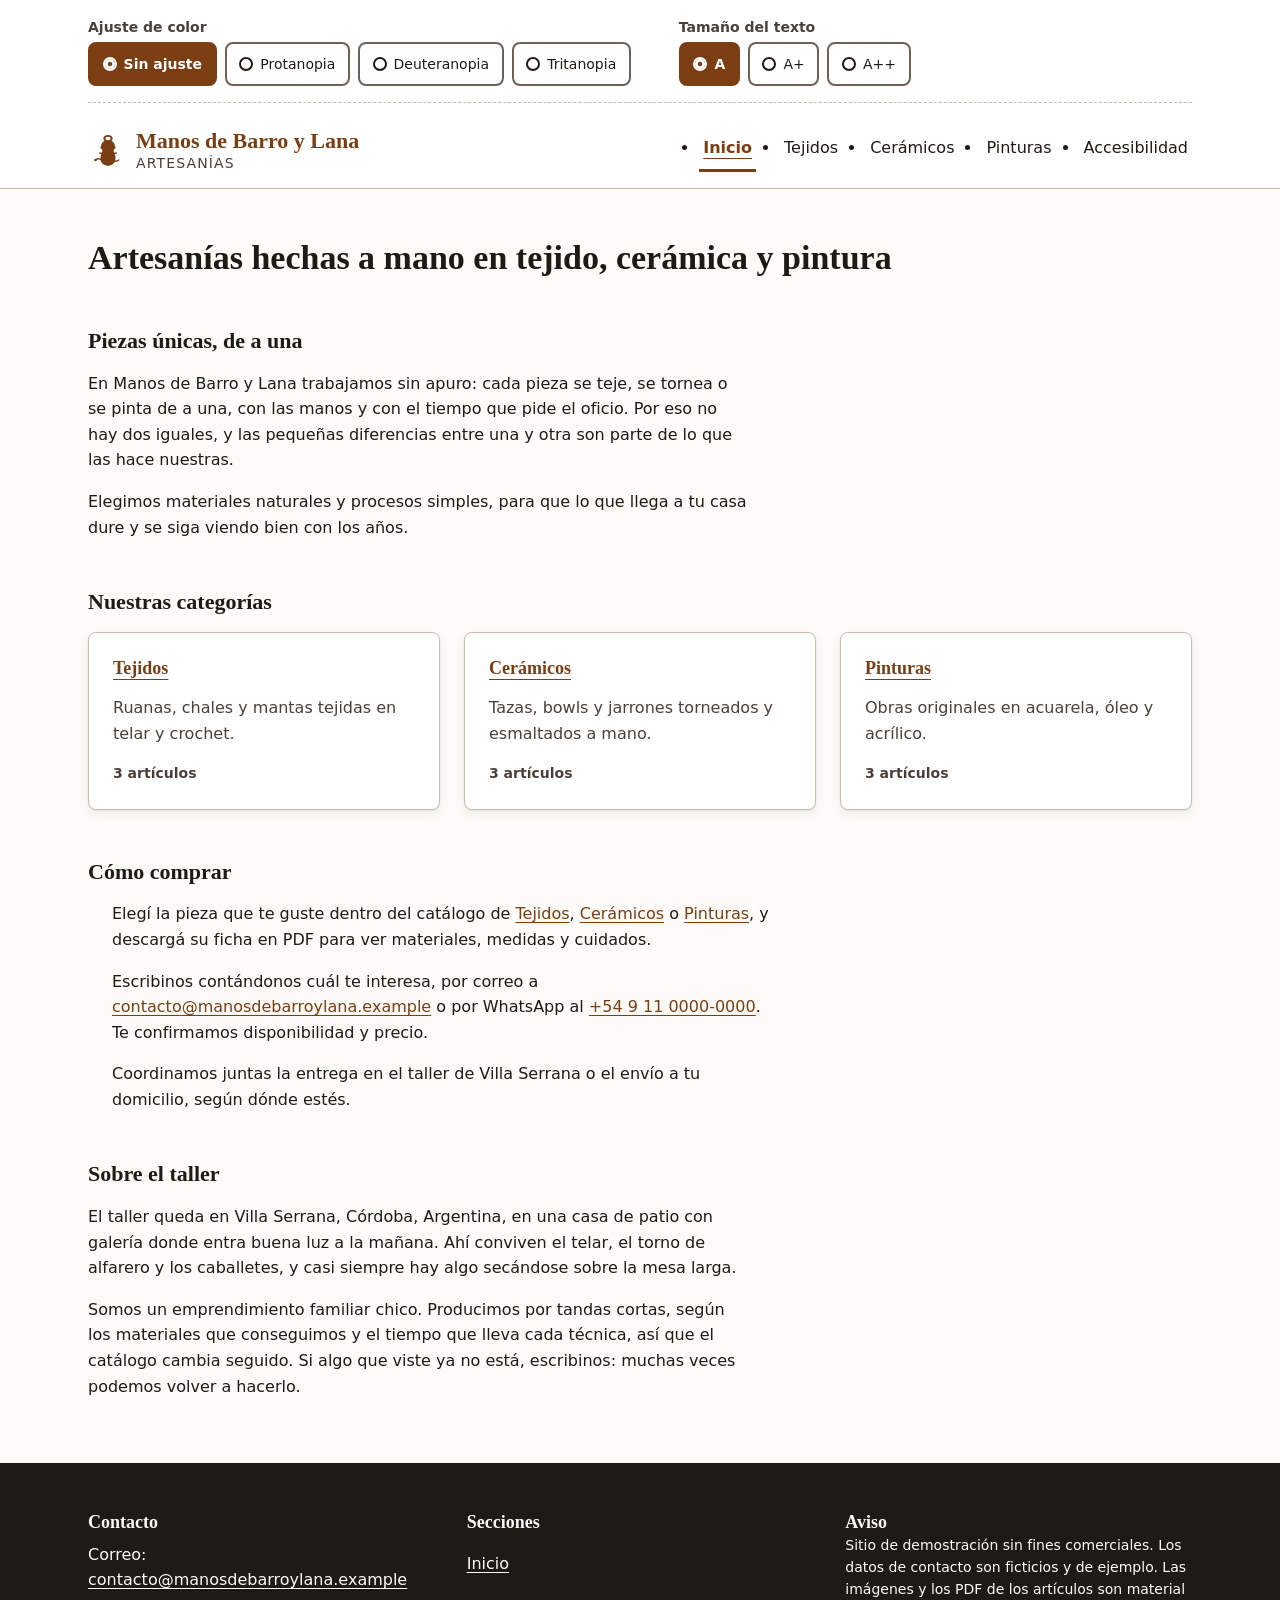
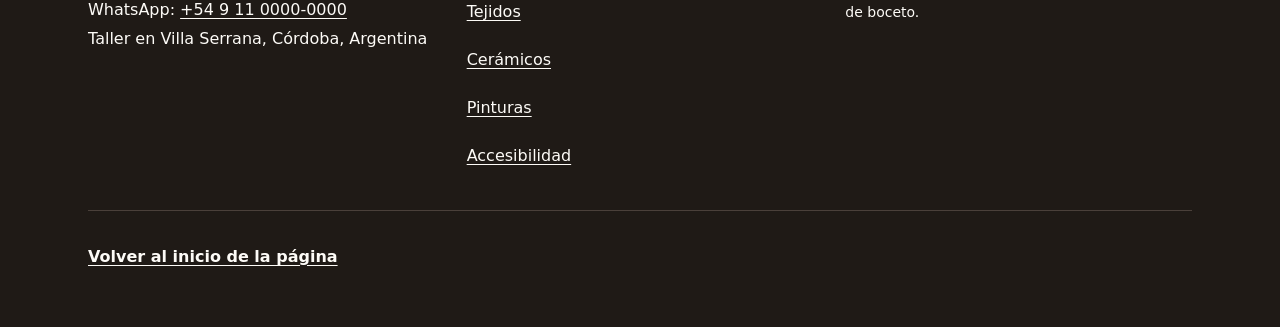
<file: IA 1/index.html>
<!DOCTYPE html>
<html lang="es-AR">

<head>
  <meta charset="utf-8">
  <meta name="viewport" content="width=device-width, initial-scale=1">
  <title>Manos de Barro y Lana — Artesanías en tejido, cerámica y pintura</title>
  <meta name="description" content="Emprendimiento de artesanías: tejidos en telar, cerámica torneada a mano y pintura original. Sitio accesible.">
  <meta name="author" content="Manos de Barro y Lana">
  <meta name="color-scheme" content="light dark">
  <meta name="theme-color" content="#7A3E12" media="(prefers-color-scheme: light)">
  <meta name="theme-color" content="#14110F" media="(prefers-color-scheme: dark)">
  <link rel="canonical" href="https://manosdebarroylana.example/index.html">
  <link rel="icon" href="favicon.svg" type="image/svg+xml">
  <link rel="stylesheet" href="estilosIA.css">
  <meta property="og:type" content="website">
  <meta property="og:locale" content="es_AR">
  <meta property="og:site_name" content="Manos de Barro y Lana">
  <meta property="og:title" content="Manos de Barro y Lana — Artesanías en tejido, cerámica y pintura">
  <meta property="og:description" content="Emprendimiento de artesanías: tejidos en telar, cerámica torneada a mano y pintura original. Sitio accesible.">
  <meta property="og:url" content="https://manosdebarroylana.example/index.html">
</head>

<body>
  <nav class="saltos" aria-label="Saltos de navegación">
    <a href="#contenido">Saltar al contenido principal</a>
    <a href="#navegacion-principal">Saltar a la navegación principal</a>
  </nav>

  <svg class="svg-filtros" width="0" height="0" aria-hidden="true" focusable="false">
    <defs>
      <filter id="filtro-svg-protanopia" color-interpolation-filters="linearRGB">
        <feColorMatrix type="matrix" values="0.567 0.433 0 0 0
        0.558 0.442 0 0 0
        0     0.242 0.758 0 0
        0     0     0     1 0" result="simulado" />
        <feComposite in="SourceGraphic" in2="simulado" operator="arithmetic" k1="0" k2="1" k3="-1" k4="0" result="error" />
        <feColorMatrix in="error" type="matrix" values="0   0   0   0 0
        0.7 1   0   0 0
        0.7 0   1   0 0
        0   0   0   1 0" result="correccion" />
        <feComposite in="SourceGraphic" in2="correccion" operator="arithmetic" k1="0" k2="1" k3="1" k4="0" />
      </filter>
      <filter id="filtro-svg-deuteranopia" color-interpolation-filters="linearRGB">
        <feColorMatrix type="matrix" values="0.625 0.375 0 0 0
        0.700 0.300 0 0 0
        0     0.300 0.700 0 0
        0     0     0     1 0" result="simulado" />
        <feComposite in="SourceGraphic" in2="simulado" operator="arithmetic" k1="0" k2="1" k3="-1" k4="0" result="error" />
        <feColorMatrix in="error" type="matrix" values="0   0   0   0 0
        0.7 1   0   0 0
        0.7 0   1   0 0
        0   0   0   1 0" result="correccion" />
        <feComposite in="SourceGraphic" in2="correccion" operator="arithmetic" k1="0" k2="1" k3="1" k4="0" />
      </filter>
      <filter id="filtro-svg-tritanopia" color-interpolation-filters="linearRGB">
        <feColorMatrix type="matrix" values="0.950 0.050 0 0 0
        0     0.433 0.567 0 0
        0     0.475 0.525 0 0
        0     0     0     1 0" result="simulado" />
        <feComposite in="SourceGraphic" in2="simulado" operator="arithmetic" k1="0" k2="1" k3="-1" k4="0" result="error" />
        <feColorMatrix in="error" type="matrix" values="1 0 0.7 0 0
        0 1 0.7 0 0
        0 0 0   0 0
        0 0 0   1 0" result="correccion" />
        <feComposite in="SourceGraphic" in2="correccion" operator="arithmetic" k1="0" k2="1" k3="1" k4="0" />
      </filter>
    </defs>
  </svg>

  <input type="radio" name="ajuste-color" id="opcion-color-ninguno" class="conmutador" checked>
  <input type="radio" name="ajuste-color" id="opcion-color-protanopia" class="conmutador">
  <input type="radio" name="ajuste-color" id="opcion-color-deuteranopia" class="conmutador">
  <input type="radio" name="ajuste-color" id="opcion-color-tritanopia" class="conmutador">
  <input type="radio" name="escala-texto" id="opcion-texto-normal" class="conmutador" checked>
  <input type="radio" name="escala-texto" id="opcion-texto-grande" class="conmutador">
  <input type="radio" name="escala-texto" id="opcion-texto-muy-grande" class="conmutador">

  <div class="lienzo">
    <header class="cabecera" id="arriba" tabindex="-1">
      <div class="cabecera__interior contenedor">

        <section class="panel-accesibilidad" aria-labelledby="titulo-panel-a11y">
          <h2 id="titulo-panel-a11y" class="oculto-visual">Opciones de accesibilidad</h2>

          <fieldset class="grupo-opciones">
            <legend>Ajuste de color</legend>
            <label for="opcion-color-ninguno"><span class="oculto-visual">Ajuste de color: </span>Sin ajuste</label>
            <label for="opcion-color-protanopia"><span class="oculto-visual">Ajuste de color para </span>Protanopia</label>
            <label for="opcion-color-deuteranopia"><span class="oculto-visual">Ajuste de color para </span>Deuteranopia</label>
            <label for="opcion-color-tritanopia"><span class="oculto-visual">Ajuste de color para </span>Tritanopia</label>
          </fieldset>

          <fieldset class="grupo-opciones">
            <legend>Tamaño del texto</legend>
            <label for="opcion-texto-normal"><span class="oculto-visual">Tamaño del texto: </span>A</label>
            <label for="opcion-texto-grande"><span class="oculto-visual">Tamaño del texto: </span>A+</label>
            <label for="opcion-texto-muy-grande"><span class="oculto-visual">Tamaño del texto: </span>A++</label>
          </fieldset>
        </section>

        <a class="marca" href="index.html">
          <img src="favicon.svg" alt="" width="40" height="40">
          <span class="marca__nombre">Manos de Barro y Lana</span>
          <span class="marca__bajada">Artesanías</span>
        </a>

        <nav id="navegacion-principal" tabindex="-1" aria-label="Principal">
          <ul>
            <li><a href="index.html" aria-current="page">Inicio</a></li>
            <li><a href="tejidos.html">Tejidos</a></li>
            <li><a href="ceramicos.html">Cerámicos</a></li>
            <li><a href="pinturas.html">Pinturas</a></li>
            <li><a href="accesibilidad.html">Accesibilidad</a></li>
          </ul>
        </nav>
      </div>
    </header>

    <main id="contenido" class="contenedor" tabindex="-1">
      <h1>Artesanías hechas a mano en tejido, cerámica y pintura</h1>

      <section aria-labelledby="h-presentacion">
        <h2 id="h-presentacion">Piezas únicas, de a una</h2>
        <p class="prosa">En Manos de Barro y Lana trabajamos sin apuro: cada pieza se teje, se tornea o se pinta de a una, con las manos y con el tiempo que pide el oficio. Por eso no hay dos iguales, y las pequeñas diferencias entre una y otra son parte de lo que las hace nuestras.</p>
        <p class="prosa">Elegimos materiales naturales y procesos simples, para que lo que llega a tu casa dure y se siga viendo bien con los años.</p>
      </section>

      <section aria-labelledby="h-categorias">
        <h2 id="h-categorias">Nuestras categorías</h2>
        <ul class="rejilla-categorias">
          <li>
            <article class="tarjeta-categoria">
              <h3><a href="tejidos.html">Tejidos</a></h3>
              <p>Ruanas, chales y mantas tejidas en telar y crochet.</p>
              <p class="tarjeta-categoria__cantidad">3 artículos</p>
            </article>
          </li>
          <li>
            <article class="tarjeta-categoria">
              <h3><a href="ceramicos.html">Cerámicos</a></h3>
              <p>Tazas, bowls y jarrones torneados y esmaltados a mano.</p>
              <p class="tarjeta-categoria__cantidad">3 artículos</p>
            </article>
          </li>
          <li>
            <article class="tarjeta-categoria">
              <h3><a href="pinturas.html">Pinturas</a></h3>
              <p>Obras originales en acuarela, óleo y acrílico.</p>
              <p class="tarjeta-categoria__cantidad">3 artículos</p>
            </article>
          </li>
        </ul>
      </section>

      <section aria-labelledby="h-como-comprar">
        <h2 id="h-como-comprar">Cómo comprar</h2>
        <ol class="pasos">
          <li>Elegí la pieza que te guste dentro del catálogo de <a href="tejidos.html">Tejidos</a>, <a href="ceramicos.html">Cerámicos</a> o <a href="pinturas.html">Pinturas</a>, y descargá su ficha en PDF para ver materiales, medidas y cuidados.</li>
          <li>Escribinos contándonos cuál te interesa, por correo a <a href="mailto:contacto@manosdebarroylana.example">contacto@manosdebarroylana.example</a> o por WhatsApp al <a href="https://wa.me/5491100000000">+54 9 11 0000-0000</a>. Te confirmamos disponibilidad y precio.</li>
          <li>Coordinamos juntas la entrega en el taller de Villa Serrana o el envío a tu domicilio, según dónde estés.</li>
        </ol>
      </section>

      <section aria-labelledby="h-taller">
        <h2 id="h-taller">Sobre el taller</h2>
        <p class="prosa">El taller queda en Villa Serrana, Córdoba, Argentina, en una casa de patio con galería donde entra buena luz a la mañana. Ahí conviven el telar, el torno de alfarero y los caballetes, y casi siempre hay algo secándose sobre la mesa larga.</p>
        <p class="prosa">Somos un emprendimiento familiar chico. Producimos por tandas cortas, según los materiales que conseguimos y el tiempo que lleva cada técnica, así que el catálogo cambia seguido. Si algo que viste ya no está, escribinos: muchas veces podemos volver a hacerlo.</p>
      </section>
    </main>

    <footer class="pie">
      <div class="pie__interior contenedor">
        <h2 class="oculto-visual">Información del sitio</h2>

        <section aria-labelledby="h-pie-contacto">
          <h3 id="h-pie-contacto">Contacto</h3>
          <ul class="pie__datos">
            <li>Correo: <a href="mailto:contacto@manosdebarroylana.example">contacto@manosdebarroylana.example</a></li>
            <li>WhatsApp: <a href="https://wa.me/5491100000000">+54 9 11 0000-0000</a></li>
            <li>Taller en Villa Serrana, Córdoba, Argentina</li>
          </ul>
        </section>

        <nav aria-labelledby="h-pie-secciones">
          <h3 id="h-pie-secciones">Secciones</h3>
          <ul class="pie__enlaces">
            <li><a href="index.html">Inicio</a></li>
            <li><a href="tejidos.html">Tejidos</a></li>
            <li><a href="ceramicos.html">Cerámicos</a></li>
            <li><a href="pinturas.html">Pinturas</a></li>
            <li><a href="accesibilidad.html">Accesibilidad</a></li>
          </ul>
        </nav>

        <section aria-labelledby="h-pie-legal">
          <h3 id="h-pie-legal">Aviso</h3>
          <p class="pie__legal">Sitio de demostración sin fines comerciales. Los datos de contacto son ficticios y de ejemplo. Las imágenes y los PDF de los artículos son material de boceto.</p>
        </section>

        <p class="pie__cierre"><a href="#arriba" class="pie__arriba">Volver al inicio de la página</a></p>
      </div>
    </footer>
  </div>
</body>

</html>
</file>
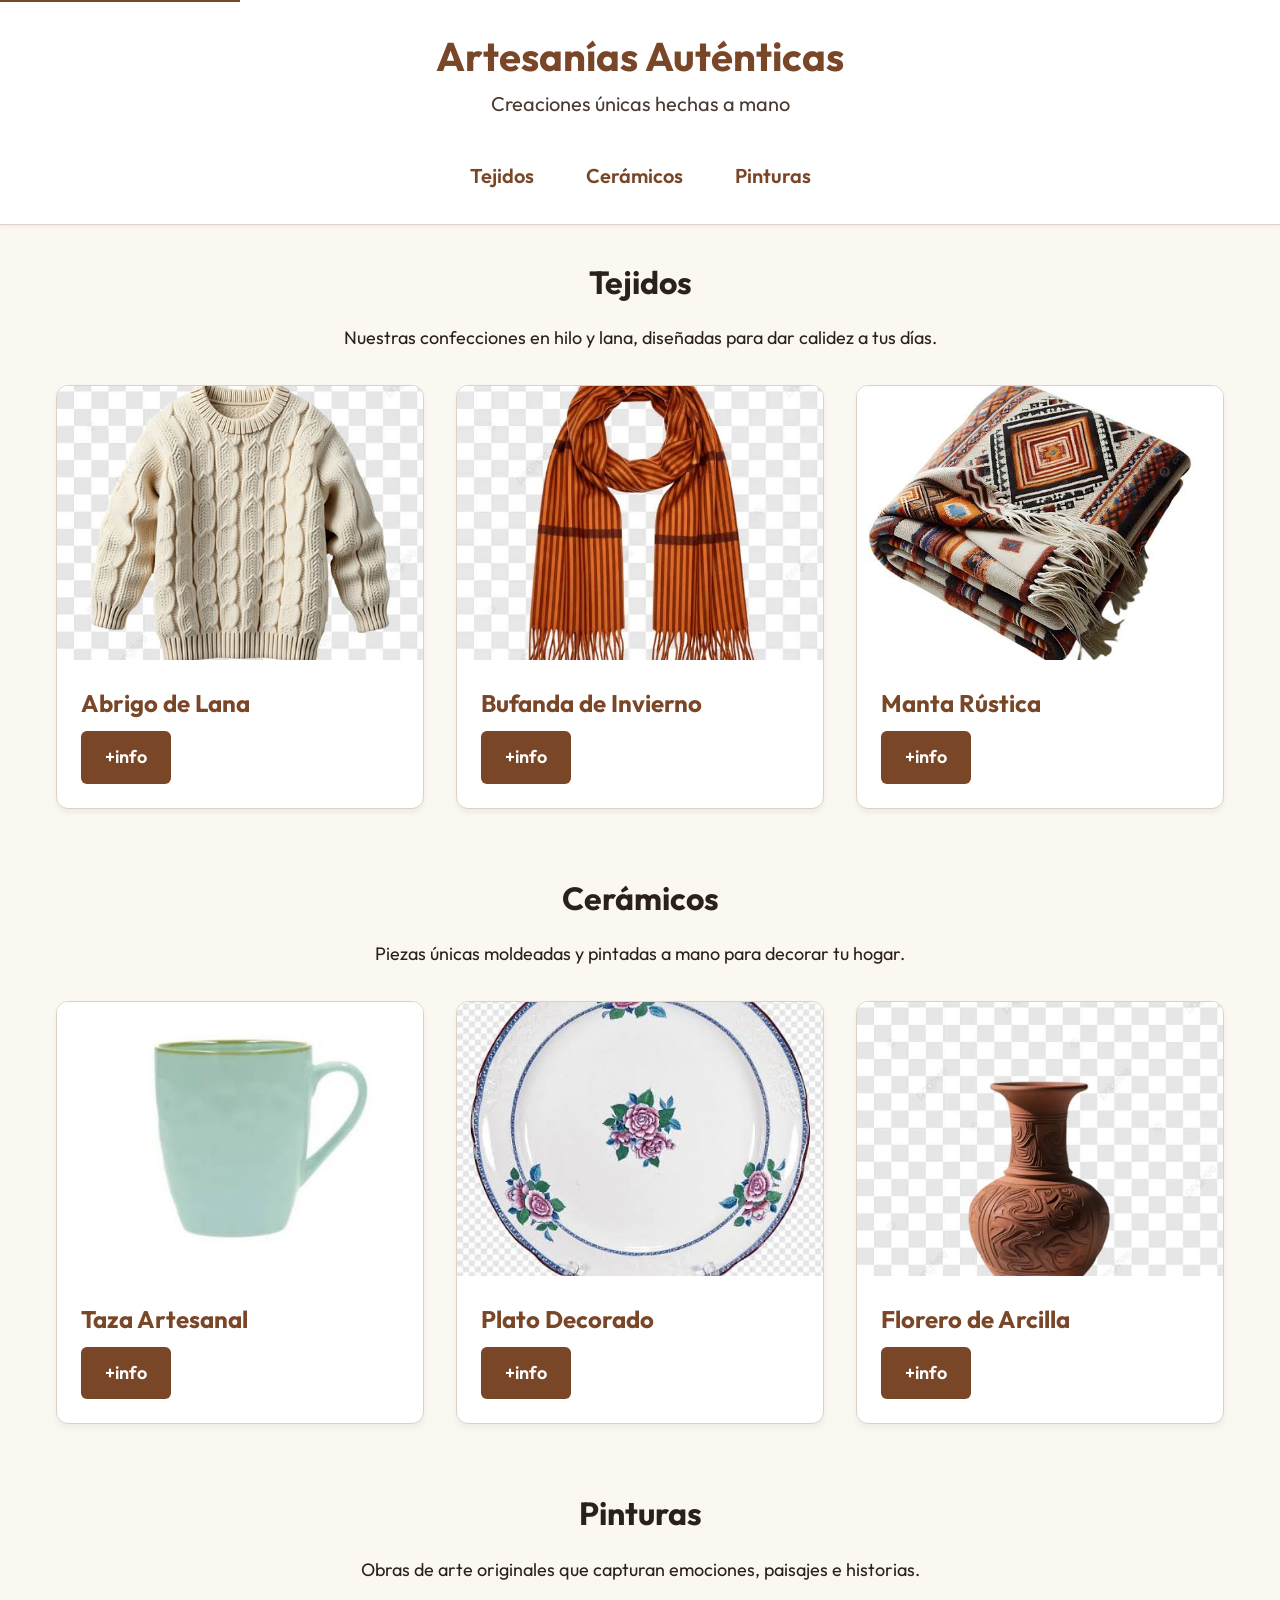
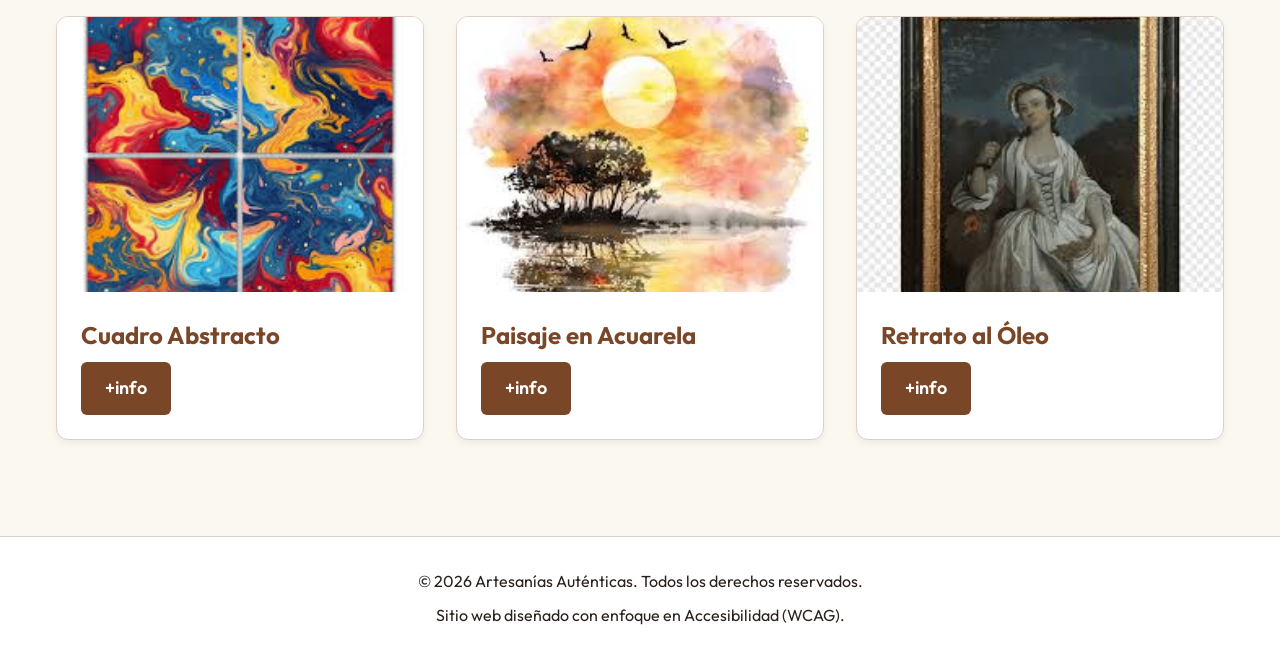
<file: IA 2/index.html>
<!DOCTYPE html>
<html lang="es">

<head>
  <meta charset="UTF-8">
  <meta name="viewport" content="width=device-width, initial-scale=1.0">
  <meta name="description" content="Emprendimiento de artesanías con productos de tejidos, cerámicos y pinturas.">
  <title>Emprendimiento de Artesanías</title>
  <link rel="preconnect" href="https://fonts.googleapis.com">
  <link rel="preconnect" href="https://fonts.gstatic.com" crossorigin>
  <link href="https://fonts.googleapis.com/css2?family=Outfit:wght@300;400;600;700&display=swap" rel="stylesheet">
  <link rel="stylesheet" href="estilosIA.css">
</head>

<body>
  <a href="#main-content" class="skip-link">Saltar al contenido principal</a>

  <header>
    <div class="header-container">
      <h1>Artesanías Auténticas</h1>
      <p class="subtitle">Creaciones únicas hechas a mano</p>
    </div>
    <nav aria-label="Navegación principal de categorías">
      <ul class="nav-links">
        <li><a href="#tejidos">Tejidos</a></li>
        <li><a href="#ceramicos">Cerámicos</a></li>
        <li><a href="#pinturas">Pinturas</a></li>
      </ul>
    </nav>
  </header>

  <main id="main-content">
    <!-- Sección de Tejidos -->
    <section id="tejidos" aria-labelledby="heading-tejidos">
      <div class="section-header">
        <h2 id="heading-tejidos">Tejidos</h2>
        <p>Nuestras confecciones en hilo y lana, diseñadas para dar calidez a tus días.</p>
      </div>

      <div class="articles-grid">
        <article class="card">
          <img tabindex="0" src="articulos/Tejidos/abrigo-lana.png" alt="Abrigo de lana gruesa de color beige con diseño trenzado tradicional." width="400" height="300">
          <div class="card-content">
            <h3>Abrigo de Lana</h3>
            <a href="articulos/Tejidos/abrigo-lana.pdf" class="btn-info" aria-label="Descargar más información en PDF sobre Abrigo de Lana">+info</a>
          </div>
        </article>

        <article class="card">
          <img tabindex="0" src="articulos/Tejidos/bufanda-inverno.png" alt="Bufanda larga de invierno en tonos marrones y rojizos, con flecos en los extremos." width="400" height="300">
          <div class="card-content">
            <h3>Bufanda de Invierno</h3>
            <a href="articulos/Tejidos/bufanda-inverno.pdf" class="btn-info" aria-label="Descargar más información en PDF sobre Bufanda de Invierno">+info</a>
          </div>
        </article>

        <article class="card">
          <img tabindex="0" src="articulos/Tejidos/manta-rustica.png" alt="Manta rústica artesanal extendida sobre una superficie, mostrando un patrón geométrico." width="400" height="300">
          <div class="card-content">
            <h3>Manta Rústica</h3>
            <a href="articulos/Tejidos/manta-rustica.pdf" class="btn-info" aria-label="Descargar más información en PDF sobre Manta Rústica">+info</a>
          </div>
        </article>
      </div>
    </section>

    <!-- Sección de Cerámicos -->
    <section id="ceramicos" aria-labelledby="heading-ceramicos">
      <div class="section-header">
        <h2 id="heading-ceramicos">Cerámicos</h2>
        <p>Piezas únicas moldeadas y pintadas a mano para decorar tu hogar.</p>
      </div>

      <div class="articles-grid">
        <article class="card">
          <img tabindex="0" src="articulos/Ceramicos/taza-artesanal.png" alt="Taza de cerámica artesanal con acabado esmaltado en color verde agua." width="400" height="300">
          <div class="card-content">
            <h3>Taza Artesanal</h3>
            <a href="articulos/Ceramicos/taza-artesanal.pdf" class="btn-info" aria-label="Descargar más información en PDF sobre Taza Artesanal">+info</a>
          </div>
        </article>

        <article class="card">
          <img tabindex="0" src="articulos/Ceramicos/plato-decorado.png" alt="Plato hondo de cerámica blanca con decoraciones florales pintadas a mano." width="400" height="300">
          <div class="card-content">
            <h3>Plato Decorado</h3>
            <a href="articulos/Ceramicos/plato-decorado.pdf" class="btn-info" aria-label="Descargar más información en PDF sobre Plato Decorado">+info</a>
          </div>
        </article>

        <article class="card">
          <img tabindex="0" src="articulos/Ceramicos/florero-arcilla.png" alt="Florero de arcilla cocida de forma asimétrica, mostrando un estilo rústico y natural." width="400" height="300">
          <div class="card-content">
            <h3>Florero de Arcilla</h3>
            <a href="articulos/Ceramicos/florero-arcilla.pdf" class="btn-info" aria-label="Descargar más información en PDF sobre Florero de Arcilla">+info</a>
          </div>
        </article>
      </div>
    </section>

    <!-- Sección de Pinturas -->
    <section id="pinturas" aria-labelledby="heading-pinturas">
      <div class="section-header">
        <h2 id="heading-pinturas">Pinturas</h2>
        <p>Obras de arte originales que capturan emociones, paisajes e historias.</p>
      </div>

      <div class="articles-grid">
        <article class="card">
          <img tabindex="0" src="articulos/Pinturas/cuadro-abstracto.png" alt="Cuadro abstracto con mezcla de colores vibrantes como azul profundo, amarillo y rojo sobre lienzo." width="400" height="300">
          <div class="card-content">
            <h3>Cuadro Abstracto</h3>
            <a href="articulos/Pinturas/cuadro-abstracto.pdf" class="btn-info" aria-label="Descargar más información en PDF sobre Cuadro Abstracto">+info</a>
          </div>
        </article>

        <article class="card">
          <img tabindex="0" src="articulos/Pinturas/paisaje-acuarela.png" alt="Pintura en acuarela que representa un paisaje de montañas al atardecer." width="400" height="300">
          <div class="card-content">
            <h3>Paisaje en Acuarela</h3>
            <a href="articulos/Pinturas/paisaje-acuarela.pdf" class="btn-info" aria-label="Descargar más información en PDF sobre Paisaje en Acuarela">+info</a>
          </div>
        </article>

        <article class="card">
          <img tabindex="0" src="articulos/Pinturas/retrato-oleo.png" alt="Retrato al óleo detallado de una figura femenina, enmarcado en madera rústica." width="400" height="300">
          <div class="card-content">
            <h3>Retrato al Óleo</h3>
            <a href="articulos/Pinturas/retrato-oleo.pdf" class="btn-info" aria-label="Descargar más información en PDF sobre Retrato al Óleo">+info</a>
          </div>
        </article>
      </div>
    </section>
  </main>

  <footer>
    <p>&copy; 2026 Artesanías Auténticas. Todos los derechos reservados.</p>
    <p>Sitio web diseñado con enfoque en Accesibilidad (WCAG).</p>
  </footer>
</body>

</html>
</file>
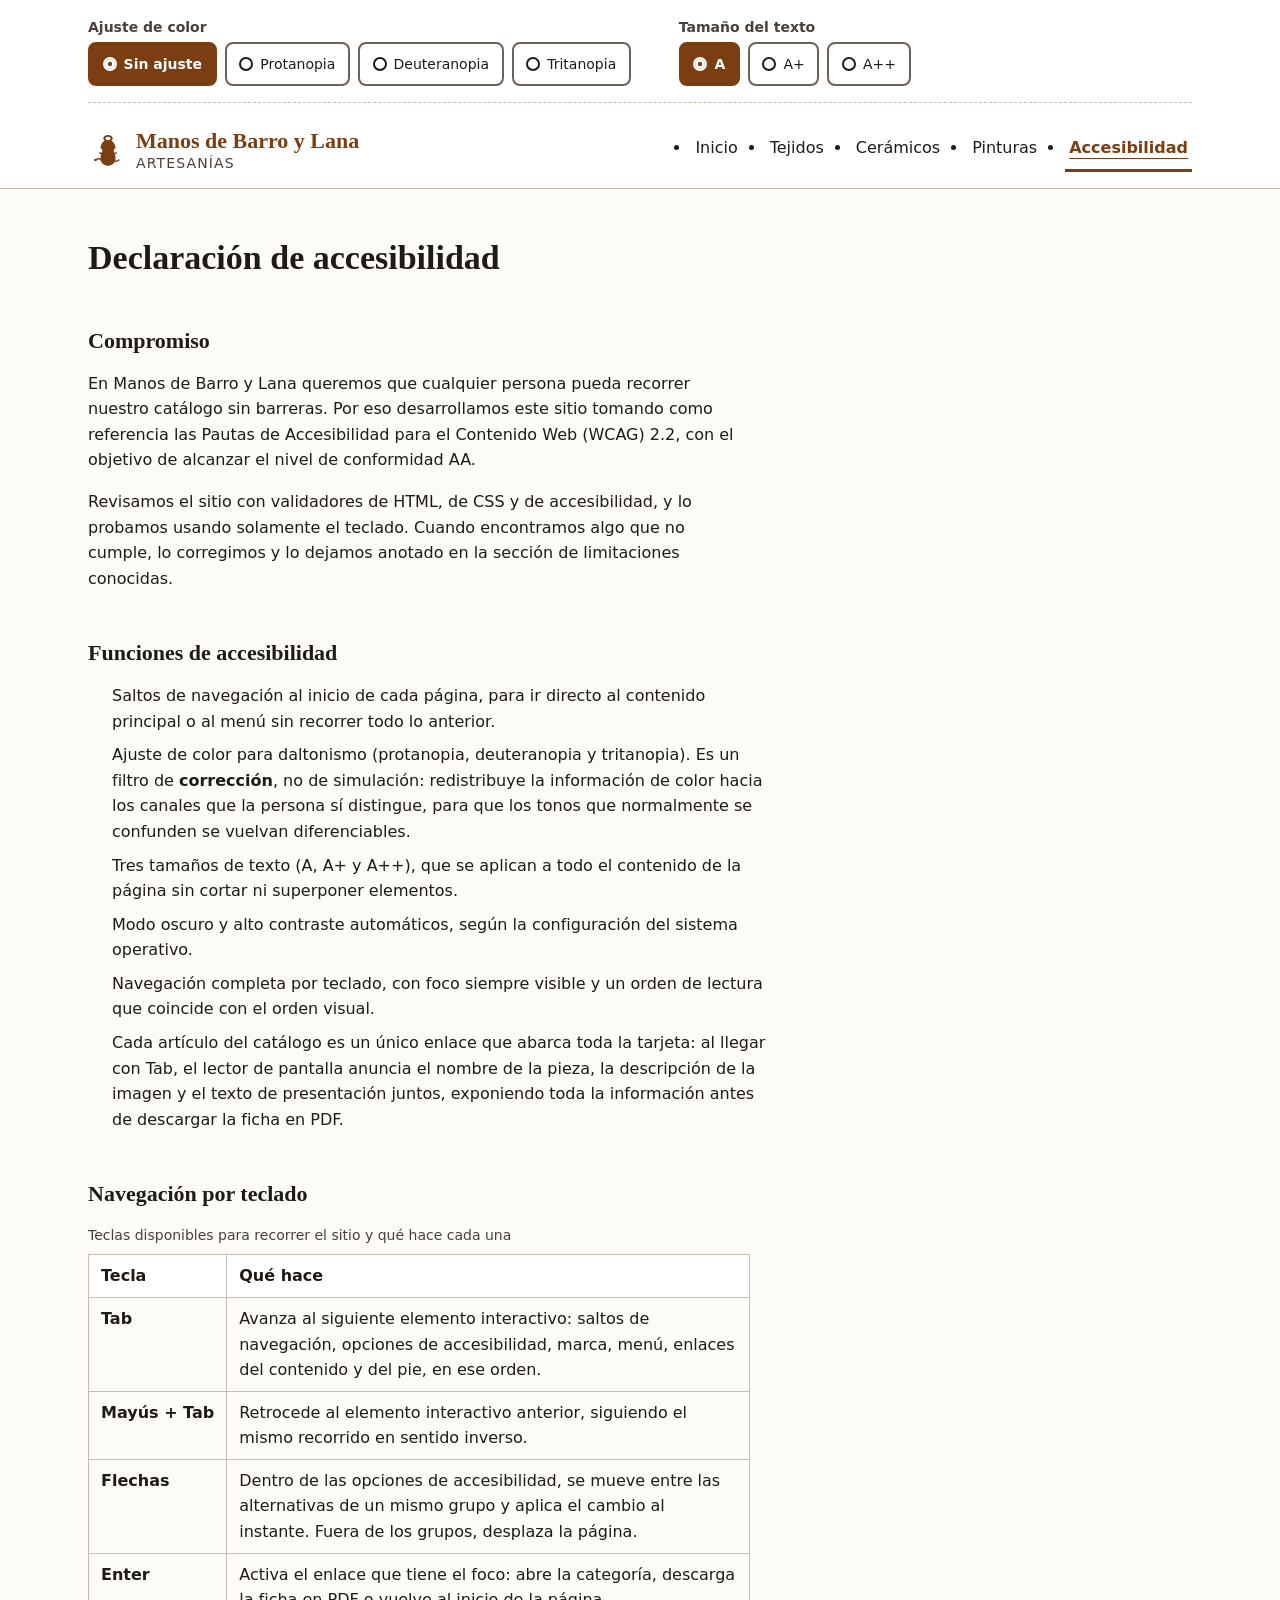
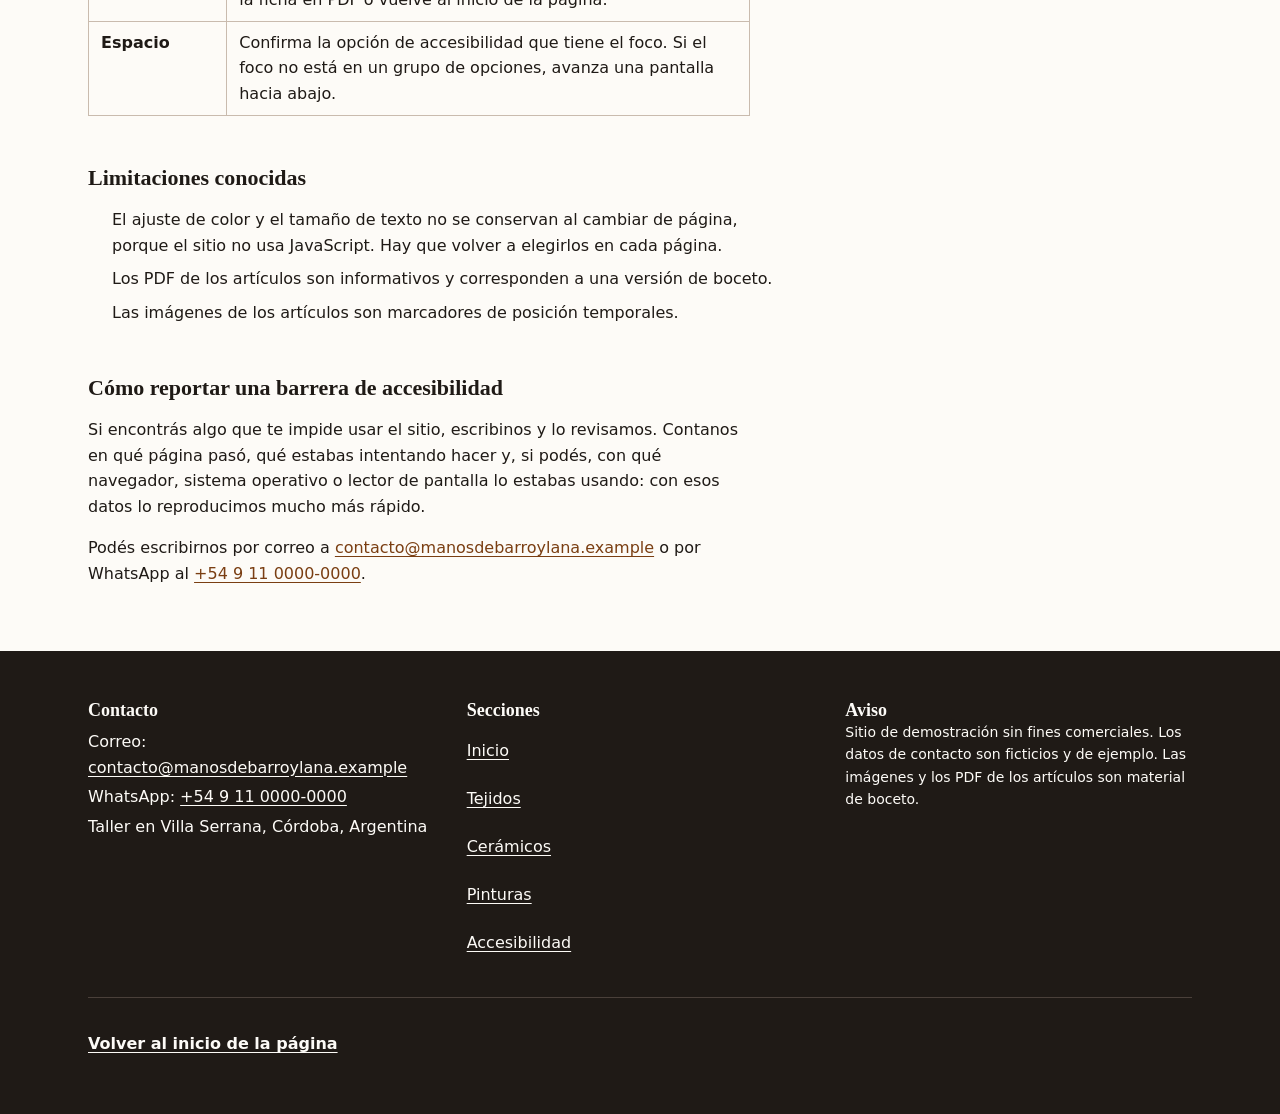
<file: IA 1/accesibilidad.html>
<!DOCTYPE html>
<html lang="es-AR">
<head>
<meta charset="utf-8">
<meta name="viewport" content="width=device-width, initial-scale=1">
<title>Declaración de accesibilidad | Manos de Barro y Lana</title>
<meta name="description" content="Nivel de conformidad WCAG 2.2 AA, funciones de accesibilidad disponibles y limitaciones conocidas.">
<meta name="author" content="Manos de Barro y Lana">
<meta name="color-scheme" content="light dark">
<meta name="theme-color" content="#7A3E12" media="(prefers-color-scheme: light)">
<meta name="theme-color" content="#14110F" media="(prefers-color-scheme: dark)">
<link rel="canonical" href="https://manosdebarroylana.example/accesibilidad.html">
<link rel="icon" href="favicon.svg" type="image/svg+xml">
<link rel="stylesheet" href="estilosIA.css">
<meta property="og:type" content="website">
<meta property="og:locale" content="es_AR">
<meta property="og:site_name" content="Manos de Barro y Lana">
<meta property="og:title" content="Declaración de accesibilidad | Manos de Barro y Lana">
<meta property="og:description" content="Nivel de conformidad WCAG 2.2 AA, funciones de accesibilidad disponibles y limitaciones conocidas.">
<meta property="og:url" content="https://manosdebarroylana.example/accesibilidad.html">
</head>
<body>
<nav class="saltos" aria-label="Saltos de navegación">
<a href="#contenido">Saltar al contenido principal</a>
<a href="#navegacion-principal">Saltar a la navegación principal</a>
</nav>

<svg class="svg-filtros" width="0" height="0" aria-hidden="true" focusable="false">
<defs>
<filter id="filtro-svg-protanopia" color-interpolation-filters="linearRGB">
<feColorMatrix type="matrix"
values="0.567 0.433 0 0 0
        0.558 0.442 0 0 0
        0     0.242 0.758 0 0
        0     0     0     1 0" result="simulado"/>
<feComposite in="SourceGraphic" in2="simulado" operator="arithmetic" k1="0" k2="1" k3="-1" k4="0" result="error"/>
<feColorMatrix in="error" type="matrix"
values="0   0   0   0 0
        0.7 1   0   0 0
        0.7 0   1   0 0
        0   0   0   1 0" result="correccion"/>
<feComposite in="SourceGraphic" in2="correccion" operator="arithmetic" k1="0" k2="1" k3="1" k4="0"/>
</filter>
<filter id="filtro-svg-deuteranopia" color-interpolation-filters="linearRGB">
<feColorMatrix type="matrix"
values="0.625 0.375 0 0 0
        0.700 0.300 0 0 0
        0     0.300 0.700 0 0
        0     0     0     1 0" result="simulado"/>
<feComposite in="SourceGraphic" in2="simulado" operator="arithmetic" k1="0" k2="1" k3="-1" k4="0" result="error"/>
<feColorMatrix in="error" type="matrix"
values="0   0   0   0 0
        0.7 1   0   0 0
        0.7 0   1   0 0
        0   0   0   1 0" result="correccion"/>
<feComposite in="SourceGraphic" in2="correccion" operator="arithmetic" k1="0" k2="1" k3="1" k4="0"/>
</filter>
<filter id="filtro-svg-tritanopia" color-interpolation-filters="linearRGB">
<feColorMatrix type="matrix"
values="0.950 0.050 0 0 0
        0     0.433 0.567 0 0
        0     0.475 0.525 0 0
        0     0     0     1 0" result="simulado"/>
<feComposite in="SourceGraphic" in2="simulado" operator="arithmetic" k1="0" k2="1" k3="-1" k4="0" result="error"/>
<feColorMatrix in="error" type="matrix"
values="1 0 0.7 0 0
        0 1 0.7 0 0
        0 0 0   0 0
        0 0 0   1 0" result="correccion"/>
<feComposite in="SourceGraphic" in2="correccion" operator="arithmetic" k1="0" k2="1" k3="1" k4="0"/>
</filter>
</defs>
</svg>

<input type="radio" name="ajuste-color" id="opcion-color-ninguno" class="conmutador" checked>
<input type="radio" name="ajuste-color" id="opcion-color-protanopia" class="conmutador">
<input type="radio" name="ajuste-color" id="opcion-color-deuteranopia" class="conmutador">
<input type="radio" name="ajuste-color" id="opcion-color-tritanopia" class="conmutador">
<input type="radio" name="escala-texto" id="opcion-texto-normal" class="conmutador" checked>
<input type="radio" name="escala-texto" id="opcion-texto-grande" class="conmutador">
<input type="radio" name="escala-texto" id="opcion-texto-muy-grande" class="conmutador">

<div class="lienzo">
<header class="cabecera" id="arriba" tabindex="-1">
<div class="cabecera__interior contenedor">

<section class="panel-accesibilidad" aria-labelledby="titulo-panel-a11y">
<h2 id="titulo-panel-a11y" class="oculto-visual">Opciones de accesibilidad</h2>

<fieldset class="grupo-opciones">
<legend>Ajuste de color</legend>
<label for="opcion-color-ninguno"><span class="oculto-visual">Ajuste de color: </span>Sin ajuste</label>
<label for="opcion-color-protanopia"><span class="oculto-visual">Ajuste de color para </span>Protanopia</label>
<label for="opcion-color-deuteranopia"><span class="oculto-visual">Ajuste de color para </span>Deuteranopia</label>
<label for="opcion-color-tritanopia"><span class="oculto-visual">Ajuste de color para </span>Tritanopia</label>
</fieldset>

<fieldset class="grupo-opciones">
<legend>Tamaño del texto</legend>
<label for="opcion-texto-normal"><span class="oculto-visual">Tamaño del texto: </span>A</label>
<label for="opcion-texto-grande"><span class="oculto-visual">Tamaño del texto: </span>A+</label>
<label for="opcion-texto-muy-grande"><span class="oculto-visual">Tamaño del texto: </span>A++</label>
</fieldset>
</section>

<a class="marca" href="index.html">
<img src="favicon.svg" alt="" width="40" height="40">
<span class="marca__nombre">Manos de Barro y Lana</span>
<span class="marca__bajada">Artesanías</span>
</a>

<nav id="navegacion-principal" tabindex="-1" aria-label="Principal">
<ul>
<li><a href="index.html">Inicio</a></li>
<li><a href="tejidos.html">Tejidos</a></li>
<li><a href="ceramicos.html">Cerámicos</a></li>
<li><a href="pinturas.html">Pinturas</a></li>
<li><a href="accesibilidad.html" aria-current="page">Accesibilidad</a></li>
</ul>
</nav>
</div>
</header>

<main id="contenido" class="contenedor" tabindex="-1">
<h1>Declaración de accesibilidad</h1>

<section aria-labelledby="h-compromiso">
<h2 id="h-compromiso">Compromiso</h2>
<p class="prosa">En Manos de Barro y Lana queremos que cualquier persona pueda recorrer nuestro catálogo sin barreras. Por eso desarrollamos este sitio tomando como referencia las Pautas de Accesibilidad para el Contenido Web (WCAG) 2.2, con el objetivo de alcanzar el nivel de conformidad AA.</p>
<p class="prosa">Revisamos el sitio con validadores de HTML, de CSS y de accesibilidad, y lo probamos usando solamente el teclado. Cuando encontramos algo que no cumple, lo corregimos y lo dejamos anotado en la sección de limitaciones conocidas.</p>
</section>

<section aria-labelledby="h-funciones">
<h2 id="h-funciones">Funciones de accesibilidad</h2>
<ul class="lista-simple">
<li>Saltos de navegación al inicio de cada página, para ir directo al contenido principal o al menú sin recorrer todo lo anterior.</li>
<li>Ajuste de color para daltonismo (protanopia, deuteranopia y tritanopia). Es un filtro de <strong>corrección</strong>, no de simulación: redistribuye la información de color hacia los canales que la persona sí distingue, para que los tonos que normalmente se confunden se vuelvan diferenciables.</li>
<li>Tres tamaños de texto (A, A+ y A++), que se aplican a todo el contenido de la página sin cortar ni superponer elementos.</li>
<li>Modo oscuro y alto contraste automáticos, según la configuración del sistema operativo.</li>
<li>Navegación completa por teclado, con foco siempre visible y un orden de lectura que coincide con el orden visual.</li>
<li>Cada artículo del catálogo es un único enlace que abarca toda la tarjeta: al llegar con Tab, el lector de pantalla anuncia el nombre de la pieza, la descripción de la imagen y el texto de presentación juntos, exponiendo toda la información antes de descargar la ficha en PDF.</li>
</ul>
</section>

<section aria-labelledby="h-teclado">
<h2 id="h-teclado">Navegación por teclado</h2>
<table class="tabla-teclado">
<caption>Teclas disponibles para recorrer el sitio y qué hace cada una</caption>
<thead>
<tr>
<th scope="col">Tecla</th>
<th scope="col">Qué hace</th>
</tr>
</thead>
<tbody>
<tr>
<th scope="row">Tab</th>
<td>Avanza al siguiente elemento interactivo: saltos de navegación, opciones de accesibilidad, marca, menú, enlaces del contenido y del pie, en ese orden.</td>
</tr>
<tr>
<th scope="row">Mayús + Tab</th>
<td>Retrocede al elemento interactivo anterior, siguiendo el mismo recorrido en sentido inverso.</td>
</tr>
<tr>
<th scope="row">Flechas</th>
<td>Dentro de las opciones de accesibilidad, se mueve entre las alternativas de un mismo grupo y aplica el cambio al instante. Fuera de los grupos, desplaza la página.</td>
</tr>
<tr>
<th scope="row">Enter</th>
<td>Activa el enlace que tiene el foco: abre la categoría, descarga la ficha en PDF o vuelve al inicio de la página.</td>
</tr>
<tr>
<th scope="row">Espacio</th>
<td>Confirma la opción de accesibilidad que tiene el foco. Si el foco no está en un grupo de opciones, avanza una pantalla hacia abajo.</td>
</tr>
</tbody>
</table>
</section>

<section aria-labelledby="h-limitaciones">
<h2 id="h-limitaciones">Limitaciones conocidas</h2>
<ul class="lista-simple">
<li>El ajuste de color y el tamaño de texto no se conservan al cambiar de página, porque el sitio no usa JavaScript. Hay que volver a elegirlos en cada página.</li>
<li>Los PDF de los artículos son informativos y corresponden a una versión de boceto.</li>
<li>Las imágenes de los artículos son marcadores de posición temporales.</li>
</ul>
</section>

<section aria-labelledby="h-contacto">
<h2 id="h-contacto">Cómo reportar una barrera de accesibilidad</h2>
<p class="prosa">Si encontrás algo que te impide usar el sitio, escribinos y lo revisamos. Contanos en qué página pasó, qué estabas intentando hacer y, si podés, con qué navegador, sistema operativo o lector de pantalla lo estabas usando: con esos datos lo reproducimos mucho más rápido.</p>
<p class="prosa">Podés escribirnos por correo a <a href="mailto:contacto@manosdebarroylana.example">contacto@manosdebarroylana.example</a> o por WhatsApp al <a href="https://wa.me/5491100000000">+54 9 11 0000-0000</a>.</p>
</section>
</main>

<footer class="pie">
<div class="pie__interior contenedor">
<h2 class="oculto-visual">Información del sitio</h2>

<section aria-labelledby="h-pie-contacto">
<h3 id="h-pie-contacto">Contacto</h3>
<ul class="pie__datos">
<li>Correo: <a href="mailto:contacto@manosdebarroylana.example">contacto@manosdebarroylana.example</a></li>
<li>WhatsApp: <a href="https://wa.me/5491100000000">+54 9 11 0000-0000</a></li>
<li>Taller en Villa Serrana, Córdoba, Argentina</li>
</ul>
</section>

<nav aria-labelledby="h-pie-secciones">
<h3 id="h-pie-secciones">Secciones</h3>
<ul class="pie__enlaces">
<li><a href="index.html">Inicio</a></li>
<li><a href="tejidos.html">Tejidos</a></li>
<li><a href="ceramicos.html">Cerámicos</a></li>
<li><a href="pinturas.html">Pinturas</a></li>
<li><a href="accesibilidad.html">Accesibilidad</a></li>
</ul>
</nav>

<section aria-labelledby="h-pie-legal">
<h3 id="h-pie-legal">Aviso</h3>
<p class="pie__legal">Sitio de demostración sin fines comerciales. Los datos de contacto son ficticios y de ejemplo. Las imágenes y los PDF de los artículos son material de boceto.</p>
</section>

<p class="pie__cierre"><a href="#arriba" class="pie__arriba">Volver al inicio de la página</a></p>
</div>
</footer>
</div>
</body>
</html>
</file>
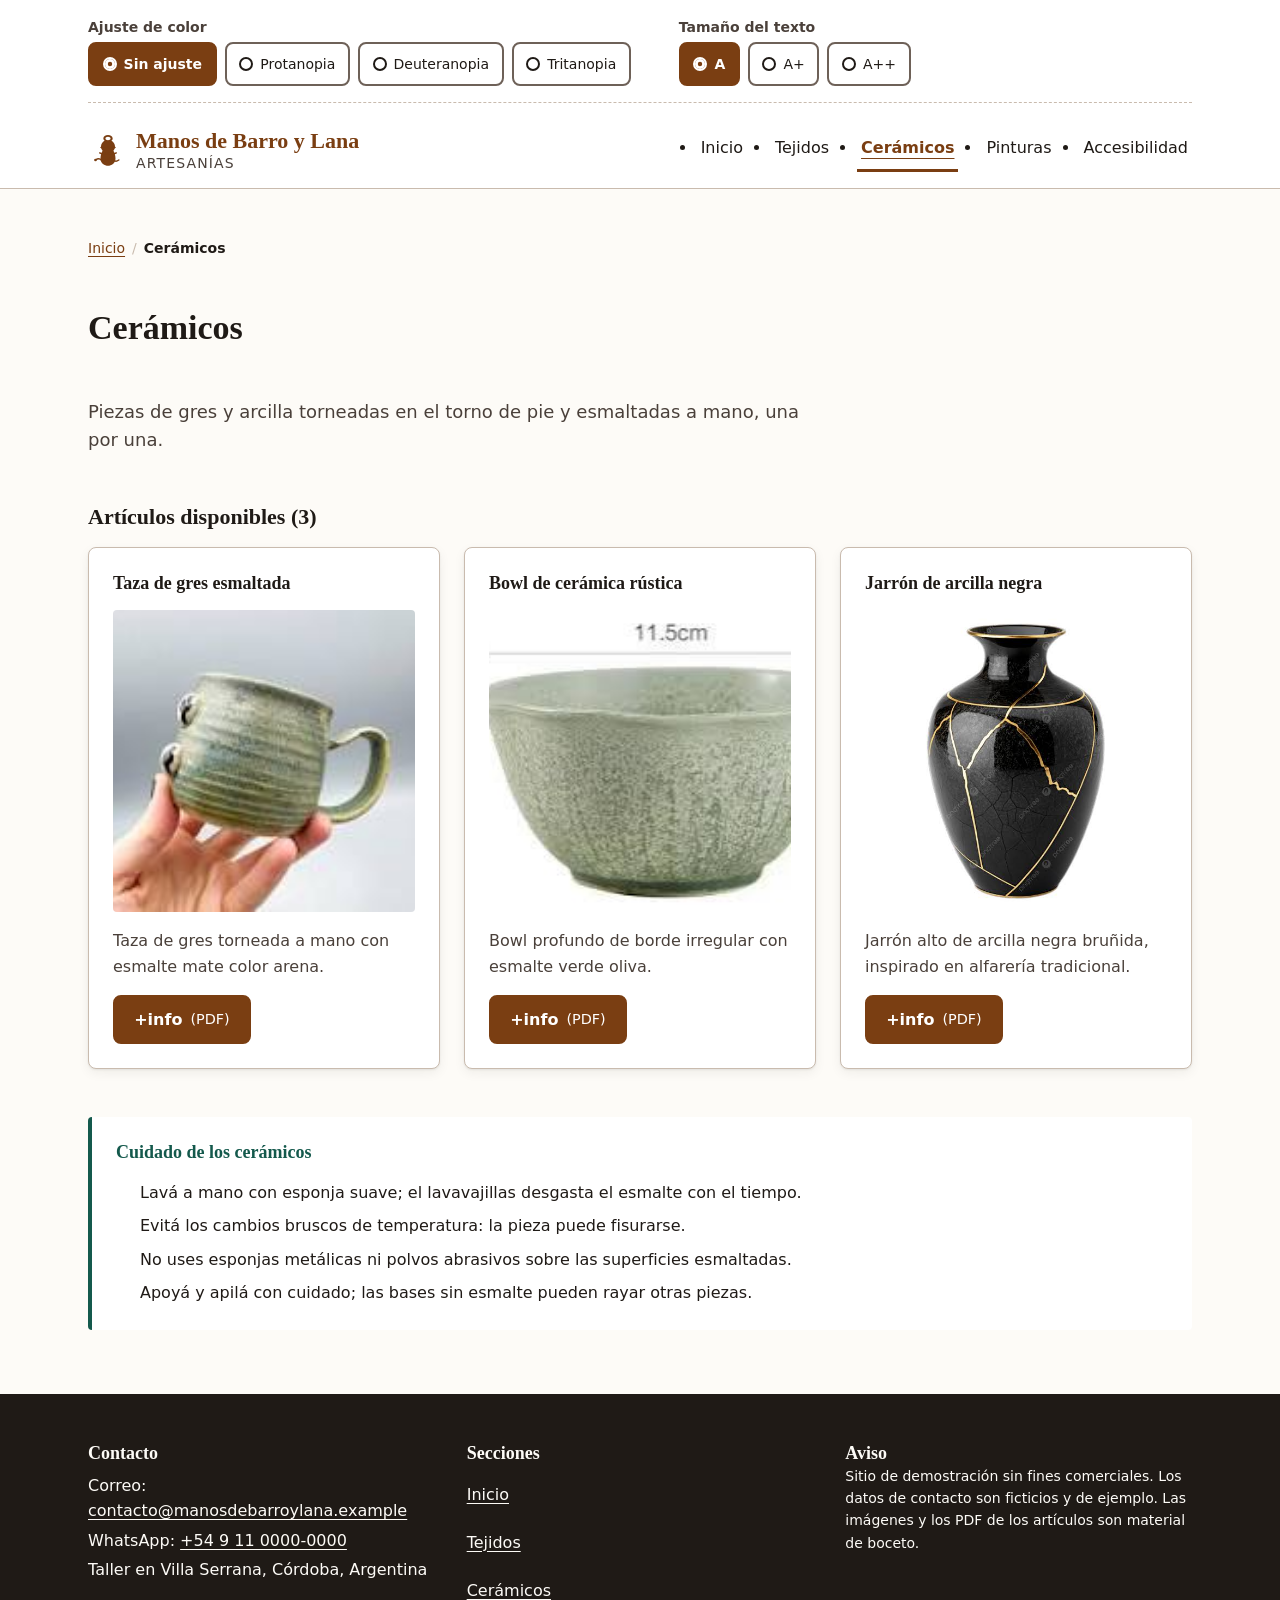
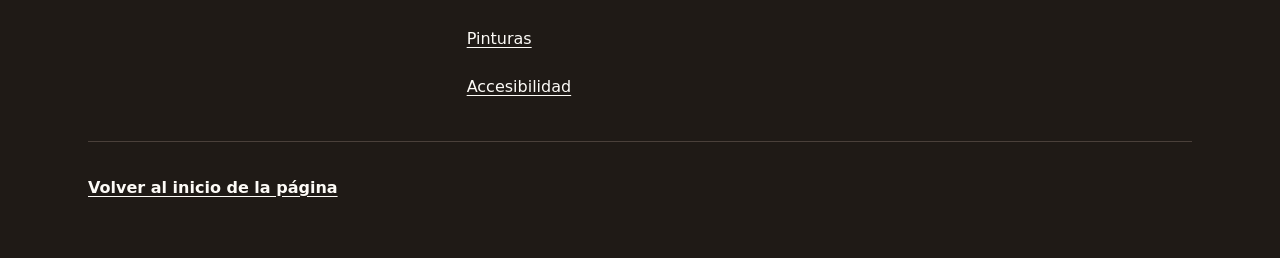
<file: IA 1/ceramicos.html>
<!DOCTYPE html>
<html lang="es-AR">
<head>
<meta charset="utf-8">
<meta name="viewport" content="width=device-width, initial-scale=1">
<title>Cerámicos | Manos de Barro y Lana</title>
<meta name="description" content="Tazas, bowls y jarrones de gres y arcilla, torneados y esmaltados a mano pieza por pieza.">
<meta name="author" content="Manos de Barro y Lana">
<meta name="color-scheme" content="light dark">
<meta name="theme-color" content="#7A3E12" media="(prefers-color-scheme: light)">
<meta name="theme-color" content="#14110F" media="(prefers-color-scheme: dark)">
<link rel="canonical" href="https://manosdebarroylana.example/ceramicos.html">
<link rel="icon" href="favicon.svg" type="image/svg+xml">
<link rel="stylesheet" href="estilosIA.css">
<meta property="og:type" content="website">
<meta property="og:locale" content="es_AR">
<meta property="og:site_name" content="Manos de Barro y Lana">
<meta property="og:title" content="Cerámicos | Manos de Barro y Lana">
<meta property="og:description" content="Tazas, bowls y jarrones de gres y arcilla, torneados y esmaltados a mano pieza por pieza.">
<meta property="og:url" content="https://manosdebarroylana.example/ceramicos.html">
<meta property="og:image" content="https://manosdebarroylana.example/articulos/ceramicos/taza-de-gres-esmaltada.png">
<meta property="og:image:alt" content="Taza de gres torneada a mano, esmalte mate color arena, con asa gruesa e irregular.">
</head>
<body>
<nav class="saltos" aria-label="Saltos de navegación">
<a href="#contenido">Saltar al contenido principal</a>
<a href="#navegacion-principal">Saltar a la navegación principal</a>
</nav>

<svg class="svg-filtros" width="0" height="0" aria-hidden="true" focusable="false">
<defs>
<filter id="filtro-svg-protanopia" color-interpolation-filters="linearRGB">
<feColorMatrix type="matrix"
values="0.567 0.433 0 0 0
        0.558 0.442 0 0 0
        0     0.242 0.758 0 0
        0     0     0     1 0" result="simulado"/>
<feComposite in="SourceGraphic" in2="simulado" operator="arithmetic" k1="0" k2="1" k3="-1" k4="0" result="error"/>
<feColorMatrix in="error" type="matrix"
values="0   0   0   0 0
        0.7 1   0   0 0
        0.7 0   1   0 0
        0   0   0   1 0" result="correccion"/>
<feComposite in="SourceGraphic" in2="correccion" operator="arithmetic" k1="0" k2="1" k3="1" k4="0"/>
</filter>
<filter id="filtro-svg-deuteranopia" color-interpolation-filters="linearRGB">
<feColorMatrix type="matrix"
values="0.625 0.375 0 0 0
        0.700 0.300 0 0 0
        0     0.300 0.700 0 0
        0     0     0     1 0" result="simulado"/>
<feComposite in="SourceGraphic" in2="simulado" operator="arithmetic" k1="0" k2="1" k3="-1" k4="0" result="error"/>
<feColorMatrix in="error" type="matrix"
values="0   0   0   0 0
        0.7 1   0   0 0
        0.7 0   1   0 0
        0   0   0   1 0" result="correccion"/>
<feComposite in="SourceGraphic" in2="correccion" operator="arithmetic" k1="0" k2="1" k3="1" k4="0"/>
</filter>
<filter id="filtro-svg-tritanopia" color-interpolation-filters="linearRGB">
<feColorMatrix type="matrix"
values="0.950 0.050 0 0 0
        0     0.433 0.567 0 0
        0     0.475 0.525 0 0
        0     0     0     1 0" result="simulado"/>
<feComposite in="SourceGraphic" in2="simulado" operator="arithmetic" k1="0" k2="1" k3="-1" k4="0" result="error"/>
<feColorMatrix in="error" type="matrix"
values="1 0 0.7 0 0
        0 1 0.7 0 0
        0 0 0   0 0
        0 0 0   1 0" result="correccion"/>
<feComposite in="SourceGraphic" in2="correccion" operator="arithmetic" k1="0" k2="1" k3="1" k4="0"/>
</filter>
</defs>
</svg>

<input type="radio" name="ajuste-color" id="opcion-color-ninguno" class="conmutador" checked>
<input type="radio" name="ajuste-color" id="opcion-color-protanopia" class="conmutador">
<input type="radio" name="ajuste-color" id="opcion-color-deuteranopia" class="conmutador">
<input type="radio" name="ajuste-color" id="opcion-color-tritanopia" class="conmutador">
<input type="radio" name="escala-texto" id="opcion-texto-normal" class="conmutador" checked>
<input type="radio" name="escala-texto" id="opcion-texto-grande" class="conmutador">
<input type="radio" name="escala-texto" id="opcion-texto-muy-grande" class="conmutador">

<div class="lienzo">
<header class="cabecera" id="arriba" tabindex="-1">
<div class="cabecera__interior contenedor">

<section class="panel-accesibilidad" aria-labelledby="titulo-panel-a11y">
<h2 id="titulo-panel-a11y" class="oculto-visual">Opciones de accesibilidad</h2>

<fieldset class="grupo-opciones">
<legend>Ajuste de color</legend>
<label for="opcion-color-ninguno"><span class="oculto-visual">Ajuste de color: </span>Sin ajuste</label>
<label for="opcion-color-protanopia"><span class="oculto-visual">Ajuste de color para </span>Protanopia</label>
<label for="opcion-color-deuteranopia"><span class="oculto-visual">Ajuste de color para </span>Deuteranopia</label>
<label for="opcion-color-tritanopia"><span class="oculto-visual">Ajuste de color para </span>Tritanopia</label>
</fieldset>

<fieldset class="grupo-opciones">
<legend>Tamaño del texto</legend>
<label for="opcion-texto-normal"><span class="oculto-visual">Tamaño del texto: </span>A</label>
<label for="opcion-texto-grande"><span class="oculto-visual">Tamaño del texto: </span>A+</label>
<label for="opcion-texto-muy-grande"><span class="oculto-visual">Tamaño del texto: </span>A++</label>
</fieldset>
</section>

<a class="marca" href="index.html">
<img src="favicon.svg" alt="" width="40" height="40">
<span class="marca__nombre">Manos de Barro y Lana</span>
<span class="marca__bajada">Artesanías</span>
</a>

<nav id="navegacion-principal" tabindex="-1" aria-label="Principal">
<ul>
<li><a href="index.html">Inicio</a></li>
<li><a href="tejidos.html">Tejidos</a></li>
<li><a href="ceramicos.html" aria-current="page">Cerámicos</a></li>
<li><a href="pinturas.html">Pinturas</a></li>
<li><a href="accesibilidad.html">Accesibilidad</a></li>
</ul>
</nav>
</div>
</header>

<main id="contenido" class="contenedor" tabindex="-1">
<nav aria-label="Ruta de navegación">
<ol class="migas">
<li><a href="index.html">Inicio</a></li>
<li><span aria-current="page">Cerámicos</span></li>
</ol>
</nav>

<h1>Cerámicos</h1>
<p class="intro">Piezas de gres y arcilla torneadas en el torno de pie y esmaltadas a mano, una por una.</p>

<section aria-labelledby="h-listado">
<h2 id="h-listado">Artículos disponibles (3)</h2>
<ul class="rejilla-articulos">
<li>
<article class="tarjeta-articulo">
<a class="tarjeta-articulo__enlace" href="articulos/ceramicos/taza-de-gres-esmaltada.pdf" type="application/pdf" download>
<h3 class="tarjeta-articulo__titulo">Taza de gres esmaltada</h3>
<img class="tarjeta-articulo__imagen"
     src="articulos/ceramicos/taza-de-gres-esmaltada.png"
     alt="Taza de gres torneada a mano, esmalte mate color arena, con asa gruesa e irregular."
     width="800" height="800" decoding="async">
<p class="tarjeta-articulo__descripcion">Taza de gres torneada a mano con esmalte mate color arena.</p>
<p class="tarjeta-articulo__acciones">
<span class="enlace-info">
+info
<span class="enlace-info__meta">(PDF)</span>
</span>
</p>
</a>
</article>
</li>
<li>
<article class="tarjeta-articulo">
<a class="tarjeta-articulo__enlace" href="articulos/ceramicos/bowl-de-ceramica-rustica.pdf" type="application/pdf" download>
<h3 class="tarjeta-articulo__titulo">Bowl de cerámica rústica</h3>
<img class="tarjeta-articulo__imagen"
     src="articulos/ceramicos/bowl-de-ceramica-rustica.png"
     alt="Bowl hondo de cerámica rústica con borde irregular y esmalte verde oliva brillante en el interior."
     width="800" height="800" loading="lazy" decoding="async">
<p class="tarjeta-articulo__descripcion">Bowl profundo de borde irregular con esmalte verde oliva.</p>
<p class="tarjeta-articulo__acciones">
<span class="enlace-info">
+info
<span class="enlace-info__meta">(PDF)</span>
</span>
</p>
</a>
</article>
</li>
<li>
<article class="tarjeta-articulo">
<a class="tarjeta-articulo__enlace" href="articulos/ceramicos/jarron-de-arcilla-negra.pdf" type="application/pdf" download>
<h3 class="tarjeta-articulo__titulo">Jarrón de arcilla negra</h3>
<img class="tarjeta-articulo__imagen"
     src="articulos/ceramicos/jarron-de-arcilla-negra.png"
     alt="Jarrón alto de arcilla negra bruñida, de cuello angosto y superficie con brillo satinado."
     width="800" height="800" loading="lazy" decoding="async">
<p class="tarjeta-articulo__descripcion">Jarrón alto de arcilla negra bruñida, inspirado en alfarería tradicional.</p>
<p class="tarjeta-articulo__acciones">
<span class="enlace-info">
+info
<span class="enlace-info__meta">(PDF)</span>
</span>
</p>
</a>
</article>
</li>
</ul>
</section>

<aside class="consejos" aria-labelledby="h-consejos">
<h2 id="h-consejos">Cuidado de los cerámicos</h2>
<ul class="lista-simple">
<li>Lavá a mano con esponja suave; el lavavajillas desgasta el esmalte con el tiempo.</li>
<li>Evitá los cambios bruscos de temperatura: la pieza puede fisurarse.</li>
<li>No uses esponjas metálicas ni polvos abrasivos sobre las superficies esmaltadas.</li>
<li>Apoyá y apilá con cuidado; las bases sin esmalte pueden rayar otras piezas.</li>
</ul>
</aside>
</main>

<footer class="pie">
<div class="pie__interior contenedor">
<h2 class="oculto-visual">Información del sitio</h2>

<section aria-labelledby="h-pie-contacto">
<h3 id="h-pie-contacto">Contacto</h3>
<ul class="pie__datos">
<li>Correo: <a href="mailto:contacto@manosdebarroylana.example">contacto@manosdebarroylana.example</a></li>
<li>WhatsApp: <a href="https://wa.me/5491100000000">+54 9 11 0000-0000</a></li>
<li>Taller en Villa Serrana, Córdoba, Argentina</li>
</ul>
</section>

<nav aria-labelledby="h-pie-secciones">
<h3 id="h-pie-secciones">Secciones</h3>
<ul class="pie__enlaces">
<li><a href="index.html">Inicio</a></li>
<li><a href="tejidos.html">Tejidos</a></li>
<li><a href="ceramicos.html">Cerámicos</a></li>
<li><a href="pinturas.html">Pinturas</a></li>
<li><a href="accesibilidad.html">Accesibilidad</a></li>
</ul>
</nav>

<section aria-labelledby="h-pie-legal">
<h3 id="h-pie-legal">Aviso</h3>
<p class="pie__legal">Sitio de demostración sin fines comerciales. Los datos de contacto son ficticios y de ejemplo. Las imágenes y los PDF de los artículos son material de boceto.</p>
</section>

<p class="pie__cierre"><a href="#arriba" class="pie__arriba">Volver al inicio de la página</a></p>
</div>
</footer>
</div>
</body>
</html>
</file>
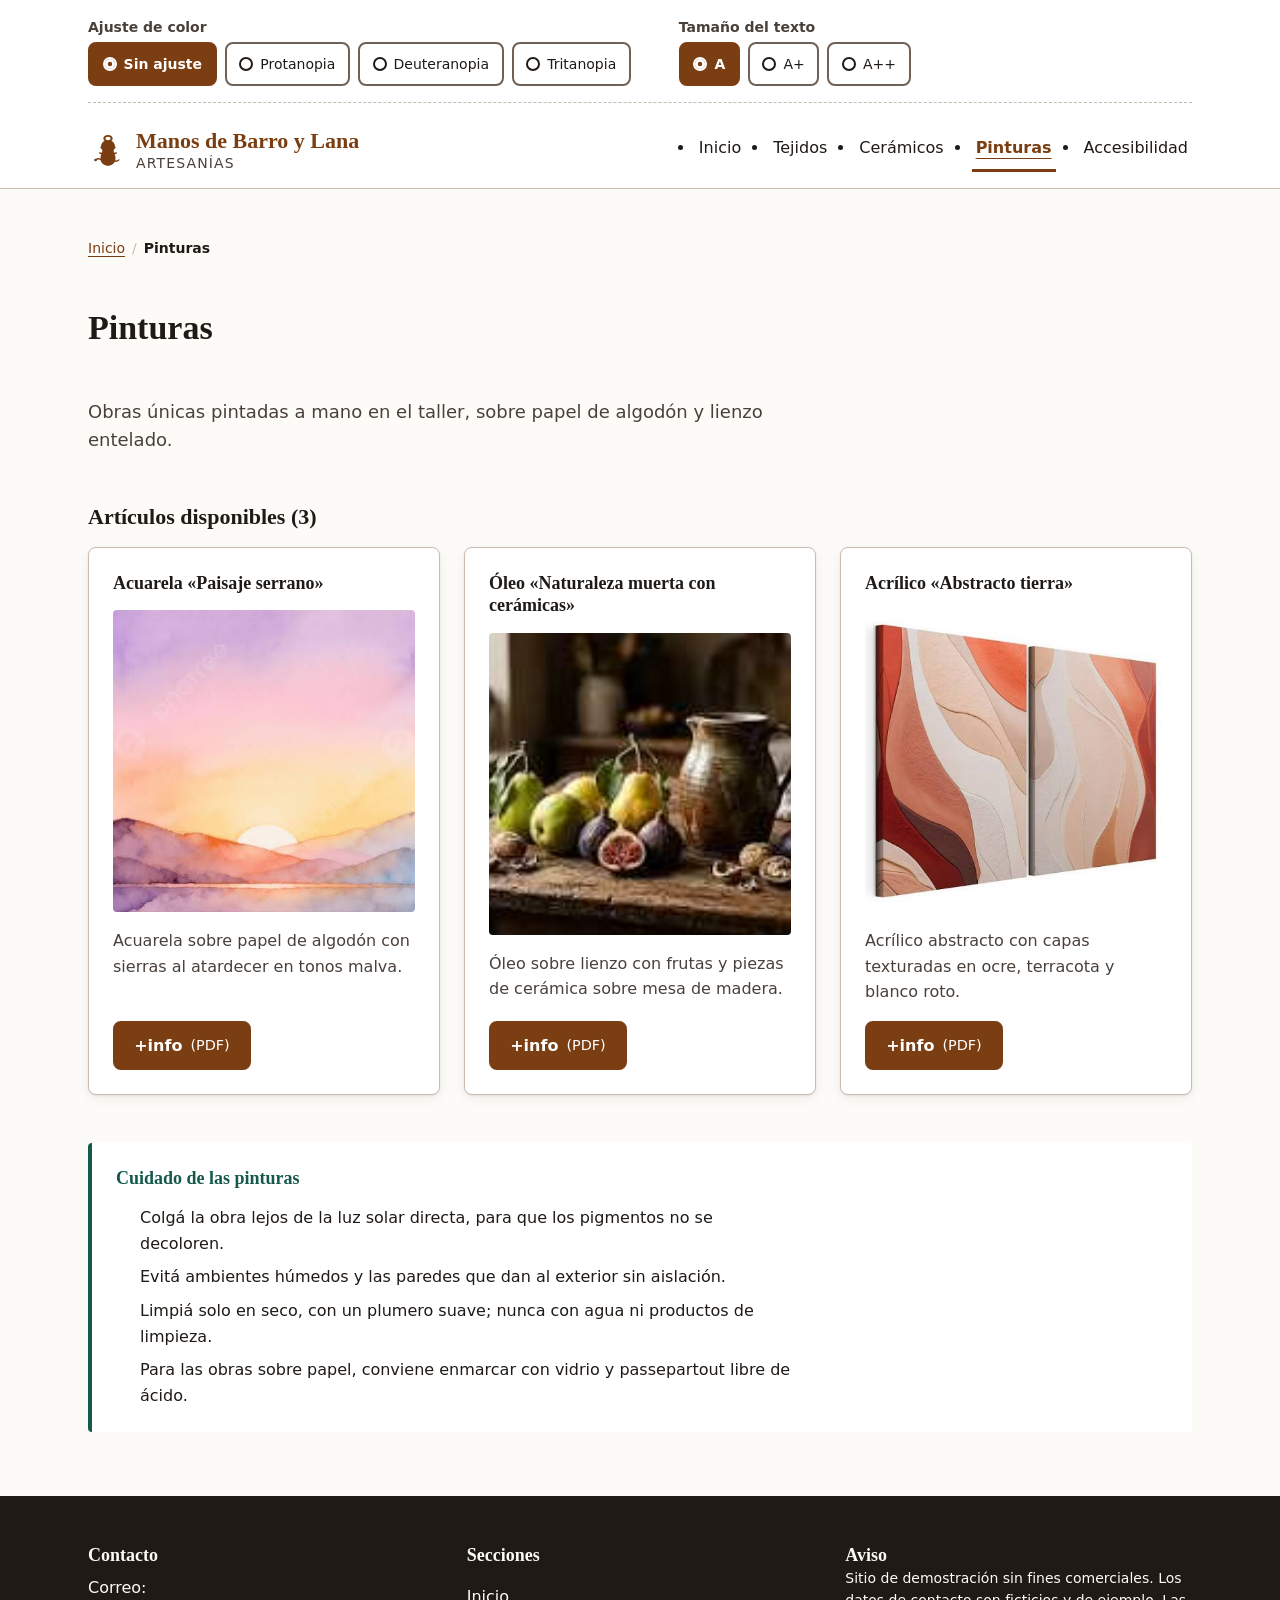
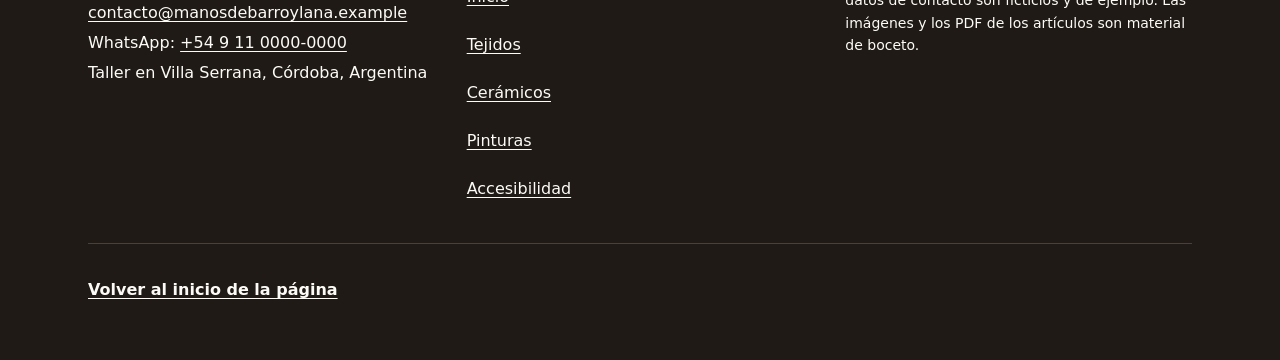
<file: IA 1/pinturas.html>
<!DOCTYPE html>
<html lang="es-AR">
<head>
<meta charset="utf-8">
<meta name="viewport" content="width=device-width, initial-scale=1">
<title>Pinturas | Manos de Barro y Lana</title>
<meta name="description" content="Obras originales en acuarela, óleo y acrílico, pintadas a mano sobre papel de algodón y lienzo.">
<meta name="author" content="Manos de Barro y Lana">
<meta name="color-scheme" content="light dark">
<meta name="theme-color" content="#7A3E12" media="(prefers-color-scheme: light)">
<meta name="theme-color" content="#14110F" media="(prefers-color-scheme: dark)">
<link rel="canonical" href="https://manosdebarroylana.example/pinturas.html">
<link rel="icon" href="favicon.svg" type="image/svg+xml">
<link rel="stylesheet" href="estilosIA.css">
<meta property="og:type" content="website">
<meta property="og:locale" content="es_AR">
<meta property="og:site_name" content="Manos de Barro y Lana">
<meta property="og:title" content="Pinturas | Manos de Barro y Lana">
<meta property="og:description" content="Obras originales en acuarela, óleo y acrílico, pintadas a mano sobre papel de algodón y lienzo.">
<meta property="og:url" content="https://manosdebarroylana.example/pinturas.html">
<meta property="og:image" content="https://manosdebarroylana.example/articulos/pinturas/acuarela-paisaje-serrano.png">
<meta property="og:image:alt" content="Acuarela de sierras al atardecer en tonos malva y durazno sobre papel de algodón texturado.">
</head>
<body>
<nav class="saltos" aria-label="Saltos de navegación">
<a href="#contenido">Saltar al contenido principal</a>
<a href="#navegacion-principal">Saltar a la navegación principal</a>
</nav>

<svg class="svg-filtros" width="0" height="0" aria-hidden="true" focusable="false">
<defs>
<filter id="filtro-svg-protanopia" color-interpolation-filters="linearRGB">
<feColorMatrix type="matrix"
values="0.567 0.433 0 0 0
        0.558 0.442 0 0 0
        0     0.242 0.758 0 0
        0     0     0     1 0" result="simulado"/>
<feComposite in="SourceGraphic" in2="simulado" operator="arithmetic" k1="0" k2="1" k3="-1" k4="0" result="error"/>
<feColorMatrix in="error" type="matrix"
values="0   0   0   0 0
        0.7 1   0   0 0
        0.7 0   1   0 0
        0   0   0   1 0" result="correccion"/>
<feComposite in="SourceGraphic" in2="correccion" operator="arithmetic" k1="0" k2="1" k3="1" k4="0"/>
</filter>
<filter id="filtro-svg-deuteranopia" color-interpolation-filters="linearRGB">
<feColorMatrix type="matrix"
values="0.625 0.375 0 0 0
        0.700 0.300 0 0 0
        0     0.300 0.700 0 0
        0     0     0     1 0" result="simulado"/>
<feComposite in="SourceGraphic" in2="simulado" operator="arithmetic" k1="0" k2="1" k3="-1" k4="0" result="error"/>
<feColorMatrix in="error" type="matrix"
values="0   0   0   0 0
        0.7 1   0   0 0
        0.7 0   1   0 0
        0   0   0   1 0" result="correccion"/>
<feComposite in="SourceGraphic" in2="correccion" operator="arithmetic" k1="0" k2="1" k3="1" k4="0"/>
</filter>
<filter id="filtro-svg-tritanopia" color-interpolation-filters="linearRGB">
<feColorMatrix type="matrix"
values="0.950 0.050 0 0 0
        0     0.433 0.567 0 0
        0     0.475 0.525 0 0
        0     0     0     1 0" result="simulado"/>
<feComposite in="SourceGraphic" in2="simulado" operator="arithmetic" k1="0" k2="1" k3="-1" k4="0" result="error"/>
<feColorMatrix in="error" type="matrix"
values="1 0 0.7 0 0
        0 1 0.7 0 0
        0 0 0   0 0
        0 0 0   1 0" result="correccion"/>
<feComposite in="SourceGraphic" in2="correccion" operator="arithmetic" k1="0" k2="1" k3="1" k4="0"/>
</filter>
</defs>
</svg>

<input type="radio" name="ajuste-color" id="opcion-color-ninguno" class="conmutador" checked>
<input type="radio" name="ajuste-color" id="opcion-color-protanopia" class="conmutador">
<input type="radio" name="ajuste-color" id="opcion-color-deuteranopia" class="conmutador">
<input type="radio" name="ajuste-color" id="opcion-color-tritanopia" class="conmutador">
<input type="radio" name="escala-texto" id="opcion-texto-normal" class="conmutador" checked>
<input type="radio" name="escala-texto" id="opcion-texto-grande" class="conmutador">
<input type="radio" name="escala-texto" id="opcion-texto-muy-grande" class="conmutador">

<div class="lienzo">
<header class="cabecera" id="arriba" tabindex="-1">
<div class="cabecera__interior contenedor">

<section class="panel-accesibilidad" aria-labelledby="titulo-panel-a11y">
<h2 id="titulo-panel-a11y" class="oculto-visual">Opciones de accesibilidad</h2>

<fieldset class="grupo-opciones">
<legend>Ajuste de color</legend>
<label for="opcion-color-ninguno"><span class="oculto-visual">Ajuste de color: </span>Sin ajuste</label>
<label for="opcion-color-protanopia"><span class="oculto-visual">Ajuste de color para </span>Protanopia</label>
<label for="opcion-color-deuteranopia"><span class="oculto-visual">Ajuste de color para </span>Deuteranopia</label>
<label for="opcion-color-tritanopia"><span class="oculto-visual">Ajuste de color para </span>Tritanopia</label>
</fieldset>

<fieldset class="grupo-opciones">
<legend>Tamaño del texto</legend>
<label for="opcion-texto-normal"><span class="oculto-visual">Tamaño del texto: </span>A</label>
<label for="opcion-texto-grande"><span class="oculto-visual">Tamaño del texto: </span>A+</label>
<label for="opcion-texto-muy-grande"><span class="oculto-visual">Tamaño del texto: </span>A++</label>
</fieldset>
</section>

<a class="marca" href="index.html">
<img src="favicon.svg" alt="" width="40" height="40">
<span class="marca__nombre">Manos de Barro y Lana</span>
<span class="marca__bajada">Artesanías</span>
</a>

<nav id="navegacion-principal" tabindex="-1" aria-label="Principal">
<ul>
<li><a href="index.html">Inicio</a></li>
<li><a href="tejidos.html">Tejidos</a></li>
<li><a href="ceramicos.html">Cerámicos</a></li>
<li><a href="pinturas.html" aria-current="page">Pinturas</a></li>
<li><a href="accesibilidad.html">Accesibilidad</a></li>
</ul>
</nav>
</div>
</header>

<main id="contenido" class="contenedor" tabindex="-1">
<nav aria-label="Ruta de navegación">
<ol class="migas">
<li><a href="index.html">Inicio</a></li>
<li><span aria-current="page">Pinturas</span></li>
</ol>
</nav>

<h1>Pinturas</h1>
<p class="intro">Obras únicas pintadas a mano en el taller, sobre papel de algodón y lienzo entelado.</p>

<section aria-labelledby="h-listado">
<h2 id="h-listado">Artículos disponibles (3)</h2>
<ul class="rejilla-articulos">
<li>
<article class="tarjeta-articulo">
<a class="tarjeta-articulo__enlace" href="articulos/pinturas/acuarela-paisaje-serrano.pdf" type="application/pdf" download>
<h3 class="tarjeta-articulo__titulo">Acuarela «Paisaje serrano»</h3>
<img class="tarjeta-articulo__imagen"
     src="articulos/pinturas/acuarela-paisaje-serrano.png"
     alt="Acuarela de sierras al atardecer en tonos malva y durazno sobre papel de algodón texturado."
     width="800" height="800" decoding="async">
<p class="tarjeta-articulo__descripcion">Acuarela sobre papel de algodón con sierras al atardecer en tonos malva.</p>
<p class="tarjeta-articulo__acciones">
<span class="enlace-info">
+info
<span class="enlace-info__meta">(PDF)</span>
</span>
</p>
</a>
</article>
</li>
<li>
<article class="tarjeta-articulo">
<a class="tarjeta-articulo__enlace" href="articulos/pinturas/oleo-naturaleza-muerta.pdf" type="application/pdf" download>
<h3 class="tarjeta-articulo__titulo">Óleo «Naturaleza muerta con cerámicas»</h3>
<img class="tarjeta-articulo__imagen"
     src="articulos/pinturas/oleo-naturaleza-muerta.png"
     alt="Óleo de naturaleza muerta: frutas y dos piezas de cerámica sobre una mesa de madera oscura."
     width="800" height="800" loading="lazy" decoding="async">
<p class="tarjeta-articulo__descripcion">Óleo sobre lienzo con frutas y piezas de cerámica sobre mesa de madera.</p>
<p class="tarjeta-articulo__acciones">
<span class="enlace-info">
+info
<span class="enlace-info__meta">(PDF)</span>
</span>
</p>
</a>
</article>
</li>
<li>
<article class="tarjeta-articulo">
<a class="tarjeta-articulo__enlace" href="articulos/pinturas/acrilico-abstracto-tierra.pdf" type="application/pdf" download>
<h3 class="tarjeta-articulo__titulo">Acrílico «Abstracto tierra»</h3>
<img class="tarjeta-articulo__imagen"
     src="articulos/pinturas/acrilico-abstracto-tierra.png"
     alt="Pintura acrílica abstracta con capas texturadas en ocre, terracota y blanco roto, de trazo grueso."
     width="800" height="800" loading="lazy" decoding="async">
<p class="tarjeta-articulo__descripcion">Acrílico abstracto con capas texturadas en ocre, terracota y blanco roto.</p>
<p class="tarjeta-articulo__acciones">
<span class="enlace-info">
+info
<span class="enlace-info__meta">(PDF)</span>
</span>
</p>
</a>
</article>
</li>
</ul>
</section>

<aside class="consejos" aria-labelledby="h-consejos">
<h2 id="h-consejos">Cuidado de las pinturas</h2>
<ul class="lista-simple">
<li>Colgá la obra lejos de la luz solar directa, para que los pigmentos no se decoloren.</li>
<li>Evitá ambientes húmedos y las paredes que dan al exterior sin aislación.</li>
<li>Limpiá solo en seco, con un plumero suave; nunca con agua ni productos de limpieza.</li>
<li>Para las obras sobre papel, conviene enmarcar con vidrio y passepartout libre de ácido.</li>
</ul>
</aside>
</main>

<footer class="pie">
<div class="pie__interior contenedor">
<h2 class="oculto-visual">Información del sitio</h2>

<section aria-labelledby="h-pie-contacto">
<h3 id="h-pie-contacto">Contacto</h3>
<ul class="pie__datos">
<li>Correo: <a href="mailto:contacto@manosdebarroylana.example">contacto@manosdebarroylana.example</a></li>
<li>WhatsApp: <a href="https://wa.me/5491100000000">+54 9 11 0000-0000</a></li>
<li>Taller en Villa Serrana, Córdoba, Argentina</li>
</ul>
</section>

<nav aria-labelledby="h-pie-secciones">
<h3 id="h-pie-secciones">Secciones</h3>
<ul class="pie__enlaces">
<li><a href="index.html">Inicio</a></li>
<li><a href="tejidos.html">Tejidos</a></li>
<li><a href="ceramicos.html">Cerámicos</a></li>
<li><a href="pinturas.html">Pinturas</a></li>
<li><a href="accesibilidad.html">Accesibilidad</a></li>
</ul>
</nav>

<section aria-labelledby="h-pie-legal">
<h3 id="h-pie-legal">Aviso</h3>
<p class="pie__legal">Sitio de demostración sin fines comerciales. Los datos de contacto son ficticios y de ejemplo. Las imágenes y los PDF de los artículos son material de boceto.</p>
</section>

<p class="pie__cierre"><a href="#arriba" class="pie__arriba">Volver al inicio de la página</a></p>
</div>
</footer>
</div>
</body>
</html>
</file>
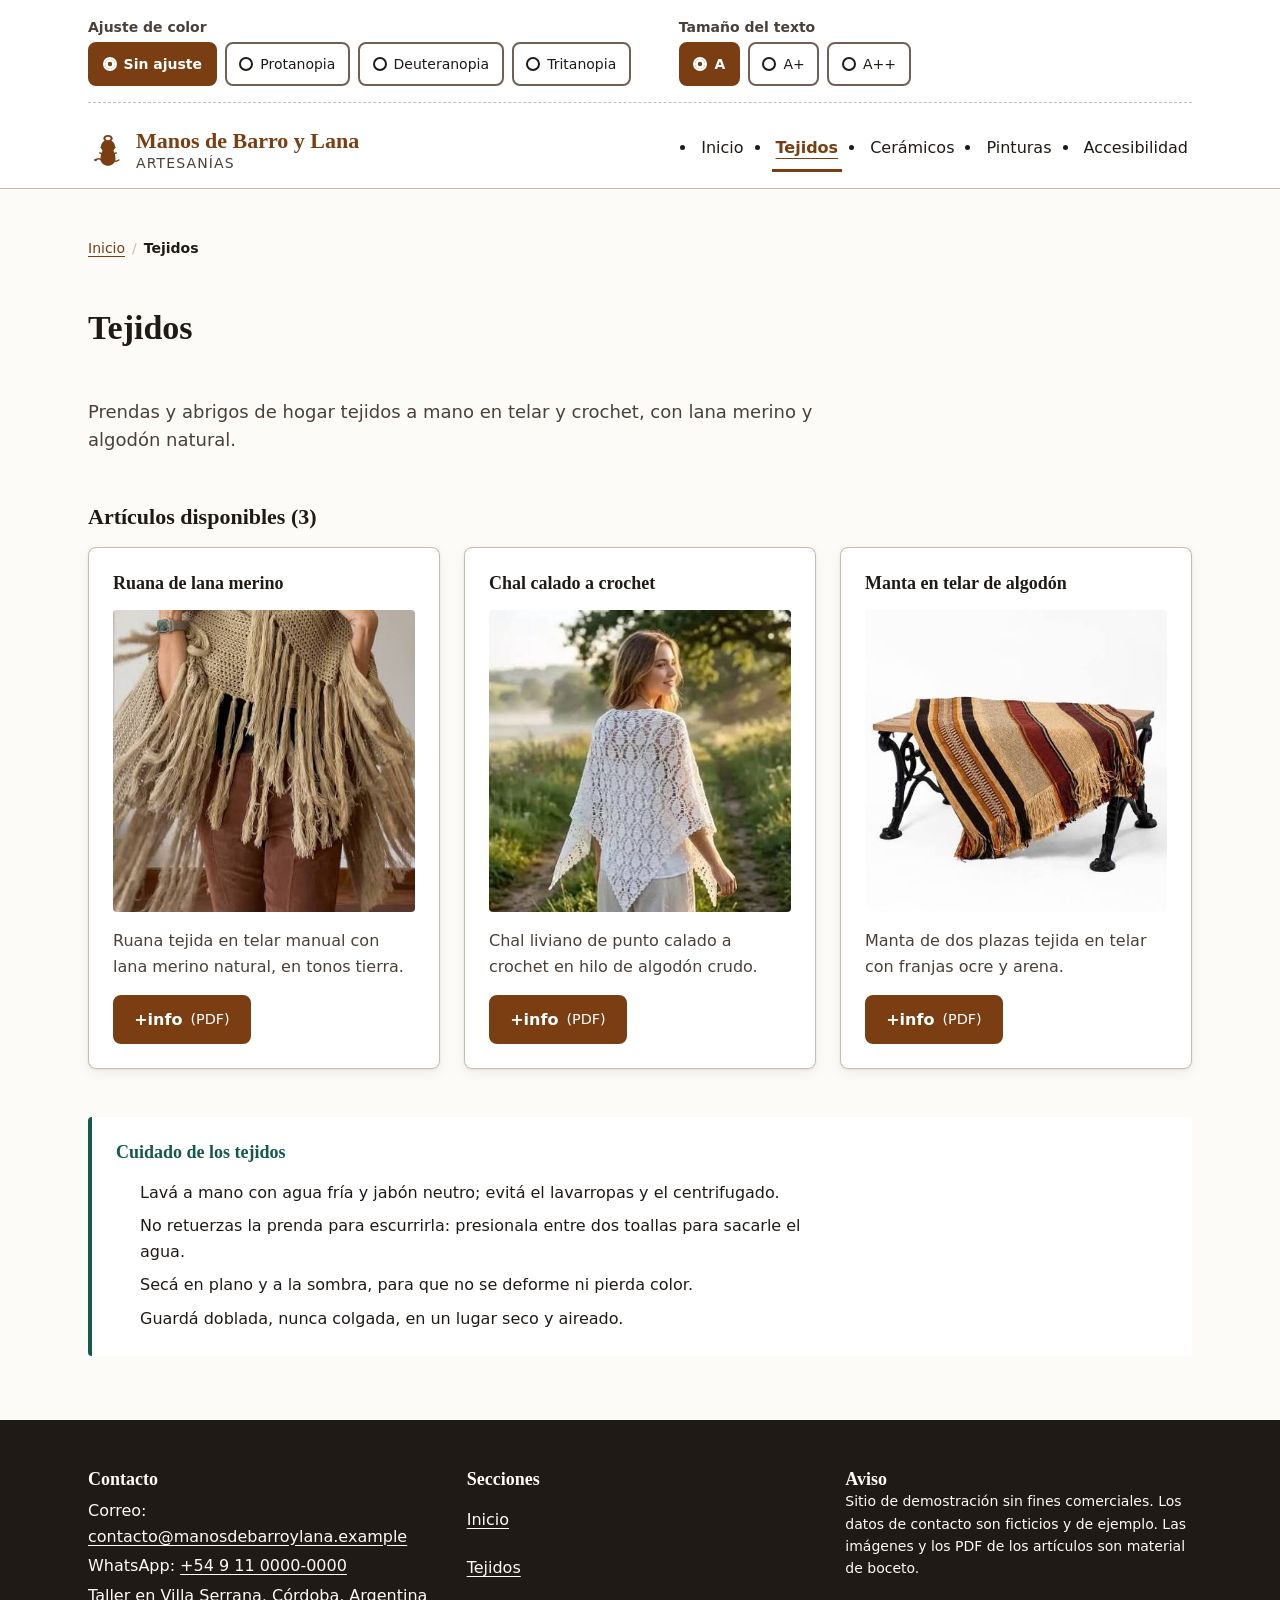
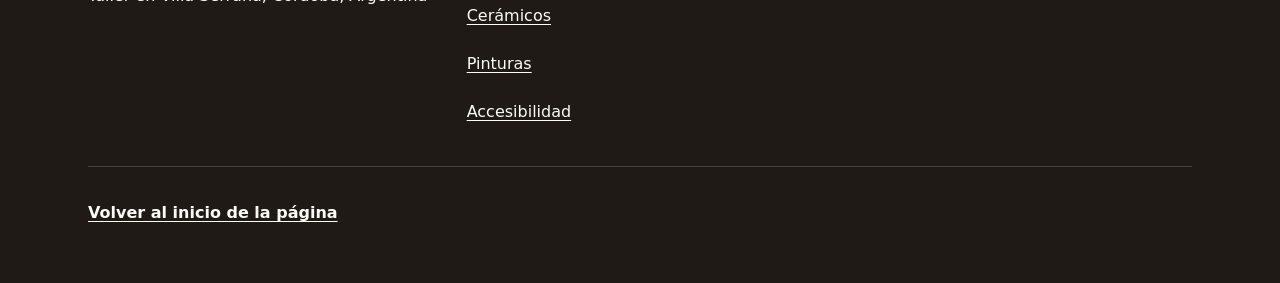
<file: IA 1/tejidos.html>
<!DOCTYPE html>
<html lang="es-AR">
<head>
<meta charset="utf-8">
<meta name="viewport" content="width=device-width, initial-scale=1">
<title>Tejidos | Manos de Barro y Lana</title>
<meta name="description" content="Ruanas, chales y mantas tejidas a mano en telar y crochet, con lana merino y algodón natural.">
<meta name="author" content="Manos de Barro y Lana">
<meta name="color-scheme" content="light dark">
<meta name="theme-color" content="#7A3E12" media="(prefers-color-scheme: light)">
<meta name="theme-color" content="#14110F" media="(prefers-color-scheme: dark)">
<link rel="canonical" href="https://manosdebarroylana.example/tejidos.html">
<link rel="icon" href="favicon.svg" type="image/svg+xml">
<link rel="stylesheet" href="estilosIA.css">
<meta property="og:type" content="website">
<meta property="og:locale" content="es_AR">
<meta property="og:site_name" content="Manos de Barro y Lana">
<meta property="og:title" content="Tejidos | Manos de Barro y Lana">
<meta property="og:description" content="Ruanas, chales y mantas tejidas a mano en telar y crochet, con lana merino y algodón natural.">
<meta property="og:url" content="https://manosdebarroylana.example/tejidos.html">
<meta property="og:image" content="https://manosdebarroylana.example/articulos/tejidos/ruana-de-lana-merino.png">
<meta property="og:image:alt" content="Ruana de lana merino en tonos tierra, tejida en telar, con flecos en el borde inferior.">
</head>
<body>
<nav class="saltos" aria-label="Saltos de navegación">
<a href="#contenido">Saltar al contenido principal</a>
<a href="#navegacion-principal">Saltar a la navegación principal</a>
</nav>

<svg class="svg-filtros" width="0" height="0" aria-hidden="true" focusable="false">
<defs>
<filter id="filtro-svg-protanopia" color-interpolation-filters="linearRGB">
<feColorMatrix type="matrix"
values="0.567 0.433 0 0 0
        0.558 0.442 0 0 0
        0     0.242 0.758 0 0
        0     0     0     1 0" result="simulado"/>
<feComposite in="SourceGraphic" in2="simulado" operator="arithmetic" k1="0" k2="1" k3="-1" k4="0" result="error"/>
<feColorMatrix in="error" type="matrix"
values="0   0   0   0 0
        0.7 1   0   0 0
        0.7 0   1   0 0
        0   0   0   1 0" result="correccion"/>
<feComposite in="SourceGraphic" in2="correccion" operator="arithmetic" k1="0" k2="1" k3="1" k4="0"/>
</filter>
<filter id="filtro-svg-deuteranopia" color-interpolation-filters="linearRGB">
<feColorMatrix type="matrix"
values="0.625 0.375 0 0 0
        0.700 0.300 0 0 0
        0     0.300 0.700 0 0
        0     0     0     1 0" result="simulado"/>
<feComposite in="SourceGraphic" in2="simulado" operator="arithmetic" k1="0" k2="1" k3="-1" k4="0" result="error"/>
<feColorMatrix in="error" type="matrix"
values="0   0   0   0 0
        0.7 1   0   0 0
        0.7 0   1   0 0
        0   0   0   1 0" result="correccion"/>
<feComposite in="SourceGraphic" in2="correccion" operator="arithmetic" k1="0" k2="1" k3="1" k4="0"/>
</filter>
<filter id="filtro-svg-tritanopia" color-interpolation-filters="linearRGB">
<feColorMatrix type="matrix"
values="0.950 0.050 0 0 0
        0     0.433 0.567 0 0
        0     0.475 0.525 0 0
        0     0     0     1 0" result="simulado"/>
<feComposite in="SourceGraphic" in2="simulado" operator="arithmetic" k1="0" k2="1" k3="-1" k4="0" result="error"/>
<feColorMatrix in="error" type="matrix"
values="1 0 0.7 0 0
        0 1 0.7 0 0
        0 0 0   0 0
        0 0 0   1 0" result="correccion"/>
<feComposite in="SourceGraphic" in2="correccion" operator="arithmetic" k1="0" k2="1" k3="1" k4="0"/>
</filter>
</defs>
</svg>

<input type="radio" name="ajuste-color" id="opcion-color-ninguno" class="conmutador" checked>
<input type="radio" name="ajuste-color" id="opcion-color-protanopia" class="conmutador">
<input type="radio" name="ajuste-color" id="opcion-color-deuteranopia" class="conmutador">
<input type="radio" name="ajuste-color" id="opcion-color-tritanopia" class="conmutador">
<input type="radio" name="escala-texto" id="opcion-texto-normal" class="conmutador" checked>
<input type="radio" name="escala-texto" id="opcion-texto-grande" class="conmutador">
<input type="radio" name="escala-texto" id="opcion-texto-muy-grande" class="conmutador">

<div class="lienzo">
<header class="cabecera" id="arriba" tabindex="-1">
<div class="cabecera__interior contenedor">

<section class="panel-accesibilidad" aria-labelledby="titulo-panel-a11y">
<h2 id="titulo-panel-a11y" class="oculto-visual">Opciones de accesibilidad</h2>

<fieldset class="grupo-opciones">
<legend>Ajuste de color</legend>
<label for="opcion-color-ninguno"><span class="oculto-visual">Ajuste de color: </span>Sin ajuste</label>
<label for="opcion-color-protanopia"><span class="oculto-visual">Ajuste de color para </span>Protanopia</label>
<label for="opcion-color-deuteranopia"><span class="oculto-visual">Ajuste de color para </span>Deuteranopia</label>
<label for="opcion-color-tritanopia"><span class="oculto-visual">Ajuste de color para </span>Tritanopia</label>
</fieldset>

<fieldset class="grupo-opciones">
<legend>Tamaño del texto</legend>
<label for="opcion-texto-normal"><span class="oculto-visual">Tamaño del texto: </span>A</label>
<label for="opcion-texto-grande"><span class="oculto-visual">Tamaño del texto: </span>A+</label>
<label for="opcion-texto-muy-grande"><span class="oculto-visual">Tamaño del texto: </span>A++</label>
</fieldset>
</section>

<a class="marca" href="index.html">
<img src="favicon.svg" alt="" width="40" height="40">
<span class="marca__nombre">Manos de Barro y Lana</span>
<span class="marca__bajada">Artesanías</span>
</a>

<nav id="navegacion-principal" tabindex="-1" aria-label="Principal">
<ul>
<li><a href="index.html">Inicio</a></li>
<li><a href="tejidos.html" aria-current="page">Tejidos</a></li>
<li><a href="ceramicos.html">Cerámicos</a></li>
<li><a href="pinturas.html">Pinturas</a></li>
<li><a href="accesibilidad.html">Accesibilidad</a></li>
</ul>
</nav>
</div>
</header>

<main id="contenido" class="contenedor" tabindex="-1">
<nav aria-label="Ruta de navegación">
<ol class="migas">
<li><a href="index.html">Inicio</a></li>
<li><span aria-current="page">Tejidos</span></li>
</ol>
</nav>

<h1>Tejidos</h1>
<p class="intro">Prendas y abrigos de hogar tejidos a mano en telar y crochet, con lana merino y algodón natural.</p>

<section aria-labelledby="h-listado">
<h2 id="h-listado">Artículos disponibles (3)</h2>
<ul class="rejilla-articulos">
<li>
<article class="tarjeta-articulo">
<a class="tarjeta-articulo__enlace" href="articulos/tejidos/ruana-de-lana-merino.pdf" type="application/pdf" download>
<h3 class="tarjeta-articulo__titulo">Ruana de lana merino</h3>
<img class="tarjeta-articulo__imagen"
     src="articulos/tejidos/ruana-de-lana-merino.png"
     alt="Ruana de lana merino en tonos tierra, tejida en telar, con flecos en el borde inferior."
     width="800" height="800" decoding="async">
<p class="tarjeta-articulo__descripcion">Ruana tejida en telar manual con lana merino natural, en tonos tierra.</p>
<p class="tarjeta-articulo__acciones">
<span class="enlace-info">
+info
<span class="enlace-info__meta">(PDF)</span>
</span>
</p>
</a>
</article>
</li>
<li>
<article class="tarjeta-articulo">
<a class="tarjeta-articulo__enlace" href="articulos/tejidos/chal-calado-a-crochet.pdf" type="application/pdf" download>
<h3 class="tarjeta-articulo__titulo">Chal calado a crochet</h3>
<img class="tarjeta-articulo__imagen"
     src="articulos/tejidos/chal-calado-a-crochet.png"
     alt="Chal triangular calado a crochet en hilo de algodón crudo, con patrón de rombos abiertos."
     width="800" height="800" loading="lazy" decoding="async">
<p class="tarjeta-articulo__descripcion">Chal liviano de punto calado a crochet en hilo de algodón crudo.</p>
<p class="tarjeta-articulo__acciones">
<span class="enlace-info">
+info
<span class="enlace-info__meta">(PDF)</span>
</span>
</p>
</a>
</article>
</li>
<li>
<article class="tarjeta-articulo">
<a class="tarjeta-articulo__enlace" href="articulos/tejidos/manta-en-telar-de-algodon.pdf" type="application/pdf" download>
<h3 class="tarjeta-articulo__titulo">Manta en telar de algodón</h3>
<img class="tarjeta-articulo__imagen"
     src="articulos/tejidos/manta-en-telar-de-algodon.png"
     alt="Manta de algodón tejida en telar, con franjas horizontales ocre y arena, doblada sobre un sillón."
     width="800" height="800" loading="lazy" decoding="async">
<p class="tarjeta-articulo__descripcion">Manta de dos plazas tejida en telar con franjas ocre y arena.</p>
<p class="tarjeta-articulo__acciones">
<span class="enlace-info">
+info
<span class="enlace-info__meta">(PDF)</span>
</span>
</p>
</a>
</article>
</li>
</ul>
</section>

<aside class="consejos" aria-labelledby="h-consejos">
<h2 id="h-consejos">Cuidado de los tejidos</h2>
<ul class="lista-simple">
<li>Lavá a mano con agua fría y jabón neutro; evitá el lavarropas y el centrifugado.</li>
<li>No retuerzas la prenda para escurrirla: presionala entre dos toallas para sacarle el agua.</li>
<li>Secá en plano y a la sombra, para que no se deforme ni pierda color.</li>
<li>Guardá doblada, nunca colgada, en un lugar seco y aireado.</li>
</ul>
</aside>
</main>

<footer class="pie">
<div class="pie__interior contenedor">
<h2 class="oculto-visual">Información del sitio</h2>

<section aria-labelledby="h-pie-contacto">
<h3 id="h-pie-contacto">Contacto</h3>
<ul class="pie__datos">
<li>Correo: <a href="mailto:contacto@manosdebarroylana.example">contacto@manosdebarroylana.example</a></li>
<li>WhatsApp: <a href="https://wa.me/5491100000000">+54 9 11 0000-0000</a></li>
<li>Taller en Villa Serrana, Córdoba, Argentina</li>
</ul>
</section>

<nav aria-labelledby="h-pie-secciones">
<h3 id="h-pie-secciones">Secciones</h3>
<ul class="pie__enlaces">
<li><a href="index.html">Inicio</a></li>
<li><a href="tejidos.html">Tejidos</a></li>
<li><a href="ceramicos.html">Cerámicos</a></li>
<li><a href="pinturas.html">Pinturas</a></li>
<li><a href="accesibilidad.html">Accesibilidad</a></li>
</ul>
</nav>

<section aria-labelledby="h-pie-legal">
<h3 id="h-pie-legal">Aviso</h3>
<p class="pie__legal">Sitio de demostración sin fines comerciales. Los datos de contacto son ficticios y de ejemplo. Las imágenes y los PDF de los artículos son material de boceto.</p>
</section>

<p class="pie__cierre"><a href="#arriba" class="pie__arriba">Volver al inicio de la página</a></p>
</div>
</footer>
</div>
</body>
</html>
</file>
<file: IA 1/estilosIA.css>
@charset "UTF-8";

/* =========================================================================
   00. DOCUMENTACIÓN
   -------------------------------------------------------------------------
   Proyecto : Manos de Barro y Lana — sitio estático de artesanías
   Archivo  : estilosIA.css (hoja de estilos ÚNICA del sitio)
   Autoría  : Manos de Barro y Lana

   Convenciones
   - Nomenclatura BEM en español: bloque, bloque__elemento, bloque--variante.
   - Mobile-first: la base es la vista angosta; los @media SOLO agregan.
   - Breakpoints en `em` (30em / 48em / 64em) para que acompañen el zoom
     y el tamaño de fuente elegido por la persona usuaria.
   - Raíz al 100% (`html { font-size: 100% }`): nunca px en la raíz.
   - Sin JavaScript: las funciones de accesibilidad se resuelven con el
     patrón de radios + selector hermano general (`~`).
   - Sin anidamiento nativo, sin @layer, sin container queries, sin :has(),
     para mantener validez en los validadores W3C.
   - Sin position: fixed ni sticky: el `filter` aplicado a `.lienzo` crea un
     contexto de contención que rompería el posicionamiento de descendientes.
   - Foco declarado con :focus (no :focus-visible) para máxima visibilidad.
   ========================================================================= */


/* === 01. TOKENS === */

:root {
  /* Color */
  --color-fondo: #FDFBF7;
  --color-superficie: #FFFFFF;
  --color-texto: #1F1A16;
  --color-texto-suave: #4A403A;
  --color-primario: #7A3E12;
  --color-primario-contraste: #FFFFFF;
  --color-acento: #14594C;
  --color-borde: #C9BBAE;
  --color-borde-interactivo: #6E6158;
  --color-foco: #1F1A16;
  --color-foco-halo: #FFD24A;
  --color-pie-fondo: #1F1A16;
  --color-pie-texto: #FDFBF7;

  /* Tipografía */
  --fuente-base: system-ui, -apple-system, "Segoe UI", Roboto, "Helvetica Neue", Arial, sans-serif;
  --fuente-titulos: Georgia, "Times New Roman", "Noto Serif", serif;
  --escala-texto: 1;
  --paso--1: 0.875em;
  --paso-0: 1em;
  --paso-1: 1.125em;
  --paso-2: 1.375em;
  --paso-3: 1.75em;
  --paso-4: 2.125em;
  --interlineado: 1.6;
  --interlineado-titulos: 1.25;
  --medida: 65ch;

  /* Espaciado y formas */
  --espacio-3xs: 0.25rem;
  --espacio-2xs: 0.5rem;
  --espacio-xs: 0.75rem;
  --espacio-s: 1rem;
  --espacio-m: 1.5rem;
  --espacio-l: 2rem;
  --espacio-xl: 3rem;
  --espacio-2xl: 4rem;
  --radio-s: 0.25rem;
  --radio-m: 0.5rem;
  --sombra-suave: 0 1px 2px rgba(31, 26, 22, .08), 0 4px 12px rgba(31, 26, 22, .06);
  --ancho-contenedor: 72rem;
  --objetivo-tactil: 2.75rem;
}


/* === 02. TEMA OSCURO === */

@media (prefers-color-scheme: dark) {
  :root {
    --color-fondo: #14110F;
    --color-superficie: #1E1A17;
    --color-texto: #F5EFE8;
    --color-texto-suave: #C9BBAE;
    --color-primario: #E8A87C;
    --color-primario-contraste: #14110F;
    --color-acento: #7FD1BE;
    --color-borde: #4A403A;
    --color-borde-interactivo: #8A7C72;
    --color-foco: #FDFBF7;
    --color-foco-halo: #C98A00;
    --color-pie-fondo: #1E1A17;
    --color-pie-texto: #F5EFE8;
    --sombra-suave: 0 1px 2px rgba(0, 0, 0, .5), 0 4px 12px rgba(0, 0, 0, .35);
  }
}


/* === 03. ALTO CONTRASTE === */

@media (prefers-contrast: more) {
  :root {
    --color-fondo: #FFFFFF;
    --color-superficie: #FFFFFF;
    --color-texto: #000000;
    --color-texto-suave: #000000;
    --color-borde: #000000;
    --sombra-suave: none;
  }

  .tarjeta-articulo,
  .tarjeta-categoria,
  .grupo-opciones label,
  .enlace-info {
    border-width: 2px;
  }

  p a,
  li a,
  td a,
  dd a {
    text-decoration: underline;
  }
}

@media (prefers-color-scheme: dark) and (prefers-contrast: more) {
  :root {
    --color-fondo: #000000;
    --color-superficie: #000000;
    --color-texto: #FFFFFF;
    --color-texto-suave: #FFFFFF;
    --color-borde: #FFFFFF;
    --color-primario: #FFD24A;
    --color-primario-contraste: #000000;
    --color-pie-fondo: #000000;
    --color-pie-texto: #FFFFFF;
  }
}


/* === 04. RESET MÍNIMO === */

*,
*::before,
*::after {
  box-sizing: border-box;
}

html {
  font-size: 100%;
  -webkit-text-size-adjust: 100%;
}

body,
h1,
h2,
h3,
h4,
p,
ul,
ol,
li,
figure,
fieldset,
legend,
table,
caption {
  margin: 0;
  padding: 0;
}

ul[class],
ol[class] {
  list-style: none;
}

img,
svg {
  display: block;
  max-width: 100%;
  height: auto;
}

input,
button,
label,
select,
textarea {
  font: inherit;
}

fieldset {
  border: 0;
  min-width: 0;
}

table {
  border-collapse: collapse;
}

body {
  min-height: 100vh;
  overflow-wrap: break-word;
}

:target {
  scroll-margin-top: var(--espacio-l);
}


/* === 05. BASE Y TIPOGRAFÍA === */

body {
  font-family: var(--fuente-base);
  background-color: var(--color-fondo);
  color: var(--color-texto);
}

.lienzo {
  font-size: calc(1rem * var(--escala-texto));
  line-height: var(--interlineado);
}

h1,
h2,
h3,
h4 {
  font-family: var(--fuente-titulos);
  line-height: var(--interlineado-titulos);
  color: var(--color-texto);
}

h1 {
  font-size: var(--paso-3);
}

h2 {
  font-size: var(--paso-2);
}

h3 {
  font-size: var(--paso-1);
}

h4 {
  font-size: var(--paso-0);
}

a {
  color: var(--color-primario);
  text-decoration: underline;
  text-underline-offset: .2em;
}

a:hover {
  color: var(--color-acento);
}

strong {
  font-weight: 700;
}

abbr[title] {
  text-decoration: underline dotted;
}

caption {
  text-align: start;
  color: var(--color-texto-suave);
  font-size: var(--paso--1);
  padding-block-end: var(--espacio-2xs);
}

th,
td {
  border: 1px solid var(--color-borde);
  padding: var(--espacio-2xs) var(--espacio-xs);
  text-align: start;
  vertical-align: top;
}

thead th {
  background-color: var(--color-superficie);
}


/* === 06. UTILIDADES === */

.oculto-visual {
  position: absolute;
  width: 1px;
  height: 1px;
  padding: 0;
  margin: 0;
  border: 0;
  clip-path: inset(50%);
  overflow: hidden;
  white-space: nowrap;
}

.contenedor {
  width: min(var(--ancho-contenedor), 100%);
  margin-inline: auto;
  padding-inline: var(--espacio-m);
}

.prosa {
  max-width: var(--medida);
}


/* === 07. ACCESIBILIDAD === */

/* Saltos de navegación */
.saltos a {
  position: absolute;
  inset-block-start: -100%;
  inset-inline-start: var(--espacio-s);
  background-color: var(--color-foco-halo);
  color: #1F1A16;
  padding: .75em 1em;
  border-radius: var(--radio-s);
  font-weight: 700;
  z-index: 100;
}

.saltos a:focus {
  inset-block-start: var(--espacio-s);
  outline: 3px solid #1F1A16;
  outline-offset: 2px;
}

/* Foco visible global — sin excepciones */
:focus {
  outline: 3px solid var(--color-foco);
  outline-offset: 3px;
  box-shadow: 0 0 0 6px var(--color-foco-halo);
}

/* Los destinos de los saltos reciben foco por programa: no deben mostrar
   el halo completo, pero sí una marca visible de dónde quedó la lectura. */
main:focus,
.cabecera:focus {
  outline: 3px dashed var(--color-primario);
  outline-offset: 0;
  box-shadow: none;
}

/* Radios de control: ocultos a la vista, presentes para teclado y lector */
.conmutador {
  position: absolute;
  width: 1px;
  height: 1px;
  clip-path: inset(50%);
  overflow: hidden;
}

/* Contenedor de los filtros SVG: no debe ocupar espacio */
.svg-filtros {
  position: absolute;
  width: 0;
  height: 0;
  overflow: hidden;
}

/* Activación del ajuste de color (corrección, no simulación) */
#opcion-color-protanopia:checked ~ .lienzo {
  filter: url("#filtro-svg-protanopia");
}

#opcion-color-deuteranopia:checked ~ .lienzo {
  filter: url("#filtro-svg-deuteranopia");
}

#opcion-color-tritanopia:checked ~ .lienzo {
  filter: url("#filtro-svg-tritanopia");
}

/* Escala de texto */
#opcion-texto-grande:checked ~ .lienzo {
  --escala-texto: 1.15;
}

#opcion-texto-muy-grande:checked ~ .lienzo {
  --escala-texto: 1.30;
}

/* Chips de opciones */
.grupo-opciones {
  display: flex;
  flex-wrap: wrap;
  align-items: center;
  gap: var(--espacio-2xs);
  border: 0;
  padding: 0;
  margin: 0;
}

.grupo-opciones legend {
  width: 100%;
  padding: 0;
  margin-block-end: var(--espacio-3xs);
  font-size: var(--paso--1);
  font-weight: 700;
  color: var(--color-texto-suave);
}

.grupo-opciones label {
  display: inline-flex;
  align-items: center;
  gap: .5em;
  min-height: var(--objetivo-tactil);
  padding: .5em .9em;
  border: 2px solid var(--color-borde-interactivo);
  border-radius: var(--radio-m);
  background-color: var(--color-superficie);
  color: var(--color-texto);
  cursor: pointer;
  font-size: var(--paso--1);
  transition: background-color 150ms ease, color 150ms ease, border-color 150ms ease;
}

.grupo-opciones label:hover {
  border-color: var(--color-primario);
  background-color: var(--color-fondo);
}

/* Indicador de forma: nunca se informa el estado solo por color */
.grupo-opciones label::before {
  content: "";
  inline-size: 1em;
  block-size: 1em;
  border: 2px solid currentColor;
  border-radius: 50%;
  flex: none;
}

/* Estado marcado de los chips */
#opcion-color-ninguno:checked ~ .lienzo label[for="opcion-color-ninguno"],
#opcion-color-protanopia:checked ~ .lienzo label[for="opcion-color-protanopia"],
#opcion-color-deuteranopia:checked ~ .lienzo label[for="opcion-color-deuteranopia"],
#opcion-color-tritanopia:checked ~ .lienzo label[for="opcion-color-tritanopia"],
#opcion-texto-normal:checked ~ .lienzo label[for="opcion-texto-normal"],
#opcion-texto-grande:checked ~ .lienzo label[for="opcion-texto-grande"],
#opcion-texto-muy-grande:checked ~ .lienzo label[for="opcion-texto-muy-grande"] {
  background-color: var(--color-primario);
  color: var(--color-primario-contraste);
  border-color: var(--color-primario);
  font-weight: 700;
}

#opcion-color-ninguno:checked ~ .lienzo label[for="opcion-color-ninguno"]::before,
#opcion-color-protanopia:checked ~ .lienzo label[for="opcion-color-protanopia"]::before,
#opcion-color-deuteranopia:checked ~ .lienzo label[for="opcion-color-deuteranopia"]::before,
#opcion-color-tritanopia:checked ~ .lienzo label[for="opcion-color-tritanopia"]::before,
#opcion-texto-normal:checked ~ .lienzo label[for="opcion-texto-normal"]::before,
#opcion-texto-grande:checked ~ .lienzo label[for="opcion-texto-grande"]::before,
#opcion-texto-muy-grande:checked ~ .lienzo label[for="opcion-texto-muy-grande"]::before {
  box-shadow: inset 0 0 0 .2em currentColor;
}

/* El foco del radio se muestra sobre su etiqueta visible */
#opcion-color-ninguno:focus ~ .lienzo label[for="opcion-color-ninguno"],
#opcion-color-protanopia:focus ~ .lienzo label[for="opcion-color-protanopia"],
#opcion-color-deuteranopia:focus ~ .lienzo label[for="opcion-color-deuteranopia"],
#opcion-color-tritanopia:focus ~ .lienzo label[for="opcion-color-tritanopia"],
#opcion-texto-normal:focus ~ .lienzo label[for="opcion-texto-normal"],
#opcion-texto-grande:focus ~ .lienzo label[for="opcion-texto-grande"],
#opcion-texto-muy-grande:focus ~ .lienzo label[for="opcion-texto-muy-grande"] {
  outline: 3px solid var(--color-foco);
  outline-offset: 3px;
  box-shadow: 0 0 0 6px var(--color-foco-halo);
}


/* === 08. LAYOUT === */

.lienzo {
  display: flex;
  flex-direction: column;
  min-height: 100vh;
  background-color: var(--color-fondo);
}

main {
  flex: 1;
  padding-block: var(--espacio-l) var(--espacio-2xl);
}

main > * + * {
  margin-block-start: var(--espacio-xl);
}

main section > * + *,
main aside > * + * {
  margin-block-start: var(--espacio-s);
}

.rejilla-categorias,
.rejilla-articulos {
  display: grid;
  gap: var(--espacio-m);
  grid-template-columns: repeat(auto-fit, minmax(min(100%, 18rem), 1fr));
}


/* === 09. CABECERA === */

.cabecera {
  background-color: var(--color-superficie);
  border-block-end: 1px solid var(--color-borde);
}

.cabecera:focus {
  outline-offset: -3px;
}

.cabecera__interior {
  display: flex;
  flex-wrap: wrap;
  align-items: center;
  gap: var(--espacio-s);
  padding-block: var(--espacio-s);
}

.panel-accesibilidad {
  flex-basis: 100%;
  display: flex;
  flex-wrap: wrap;
  gap: var(--espacio-s) var(--espacio-l);
  padding-block-end: var(--espacio-s);
  border-block-end: 1px dashed var(--color-borde);
}

/* Marca */
.marca {
  display: grid;
  grid-template-columns: auto 1fr;
  align-items: center;
  column-gap: var(--espacio-2xs);
  text-decoration: none;
  color: inherit;
}

.marca img {
  grid-row: 1 / 3;
}

.marca__nombre {
  font-family: var(--fuente-titulos);
  font-size: var(--paso-2);
  font-weight: 700;
  line-height: var(--interlineado-titulos);
  color: var(--color-primario);
}

.marca__bajada {
  font-size: var(--paso--1);
  line-height: 1.2;
  letter-spacing: .08em;
  text-transform: uppercase;
  color: var(--color-texto-suave);
}

.marca:hover .marca__nombre {
  text-decoration: underline;
  text-underline-offset: .2em;
}

/* Navegación principal */
#navegacion-principal ul {
  display: flex;
  flex-wrap: wrap;
  gap: var(--espacio-2xs) var(--espacio-m);
}

#navegacion-principal a {
  display: inline-flex;
  align-items: center;
  min-height: var(--objetivo-tactil);
  padding-inline: var(--espacio-3xs);
  color: var(--color-texto);
  text-decoration: none;
  border-block-end: 3px solid transparent;
}

#navegacion-principal a:hover {
  color: var(--color-primario);
  text-decoration: underline;
  text-underline-offset: .3em;
}

/* Página actual: negrita + subrayado + borde. Nunca solo color. */
#navegacion-principal a[aria-current="page"] {
  color: var(--color-primario);
  font-weight: 700;
  text-decoration: underline;
  text-underline-offset: .3em;
  border-block-end-color: var(--color-primario);
}


/* === 10. MAIN === */

main > h1 {
  max-width: var(--medida);
}

.intro {
  max-width: var(--medida);
  font-size: var(--paso-1);
  color: var(--color-texto-suave);
}

main p,
main li {
  max-width: var(--medida);
}

.pasos {
  display: flex;
  flex-direction: column;
  gap: var(--espacio-s);
  padding-inline-start: var(--espacio-m);
  list-style: decimal;
}

.lista-simple {
  display: flex;
  flex-direction: column;
  gap: var(--espacio-2xs);
  padding-inline-start: var(--espacio-m);
  list-style: disc;
}

/* Migas de pan */
.migas {
  display: flex;
  flex-wrap: wrap;
  gap: .5em;
  font-size: var(--paso--1);
  color: var(--color-texto-suave);
}

.migas li:not(:last-child)::after {
  content: "/";
  margin-inline-start: .5em;
  color: var(--color-borde);
}

.migas [aria-current="page"] {
  font-weight: 700;
  color: var(--color-texto);
}

/* Tabla de teclado */
.tabla-teclado {
  width: 100%;
  max-width: var(--medida);
}

.tabla-teclado tbody th {
  white-space: nowrap;
  font-family: var(--fuente-base);
}


/* === 11. TARJETAS === */

.tarjeta-articulo,
.tarjeta-categoria {
  display: flex;
  flex-direction: column;
  gap: var(--espacio-s);
  height: 100%;
  background-color: var(--color-superficie);
  border: 1px solid var(--color-borde);
  border-radius: var(--radio-m);
  padding: var(--espacio-m);
  box-shadow: var(--sombra-suave);
}

/* La tarjeta de artículo es un ÚNICO enlace que abarca título, imagen,
   descripción y botón: así su nombre accesible incluye todo eso y se
   anuncia completo al llegar con Tab, sin duplicar texto en el DOM.
   Se usa doble clase a propósito: `li a` (bloque de alto contraste) y
   `a:hover` (tipografía base) ganarían por especificidad si no. */
.tarjeta-articulo .tarjeta-articulo__enlace {
  display: flex;
  flex-direction: column;
  gap: var(--espacio-s);
  flex: 1 1 auto;
  color: inherit;
  text-decoration: none;
}

/* Señal de interacción no cromática sobre el título (nunca sólo color). */
.tarjeta-articulo__enlace:hover .tarjeta-articulo__titulo,
.tarjeta-articulo__enlace:focus .tarjeta-articulo__titulo {
  text-decoration: underline;
  text-underline-offset: .2em;
}

.tarjeta-articulo__imagen {
  width: 100%;
  height: auto;
  aspect-ratio: 1 / 1;
  object-fit: cover;
  border-radius: var(--radio-s);
  background-color: var(--color-fondo);
}

.tarjeta-articulo__descripcion {
  color: var(--color-texto-suave);
}

.tarjeta-articulo__acciones {
  margin-block-start: auto;
}

.tarjeta-categoria p {
  color: var(--color-texto-suave);
}

.tarjeta-categoria__cantidad {
  font-size: var(--paso--1);
  font-weight: 700;
  color: var(--color-acento);
}

.tarjeta-categoria h3 a {
  text-underline-offset: .25em;
}


/* === 12. ENLACE +INFO === */

.enlace-info {
  display: inline-flex;
  align-items: center;
  gap: .5em;
  min-height: var(--objetivo-tactil);
  padding: .6em 1.2em;
  background-color: var(--color-primario);
  color: var(--color-primario-contraste);
  border: 2px solid var(--color-primario);
  border-radius: var(--radio-m);
  text-decoration: none;
  font-weight: 600;
  transition: background-color 150ms ease, color 150ms ease, border-color 150ms ease;
}

/* `.enlace-info` ahora es un <span> decorativo: el estado lo dispara el
   enlace que envuelve la tarjeta, no el botón en sí. */
.tarjeta-articulo__enlace:hover .enlace-info,
.tarjeta-articulo__enlace:focus .enlace-info {
  background-color: var(--color-acento);
  border-color: var(--color-acento);
  color: var(--color-primario-contraste);
}

.enlace-info__meta {
  font-size: .9em;
  font-weight: 400;
}


/* === 13. ASIDE CONSEJOS === */

.consejos {
  background-color: var(--color-superficie);
  border-left: 4px solid var(--color-acento);
  border-radius: var(--radio-s);
  padding: var(--espacio-m);
}

.consejos h2 {
  font-size: var(--paso-1);
  color: var(--color-acento);
}


/* === 14. PIE === */

.pie {
  background-color: var(--color-pie-fondo);
  color: var(--color-pie-texto);
  padding-block: var(--espacio-xl);
}

.pie__interior {
  display: grid;
  grid-template-columns: minmax(0, 1fr);
  gap: var(--espacio-l);
}

.pie h3 {
  font-size: var(--paso-1);
  color: var(--color-pie-texto);
}

.pie a {
  color: var(--color-pie-texto);
  text-decoration: underline;
  text-underline-offset: .2em;
}

.pie a:hover {
  color: var(--color-foco-halo);
}

.pie :focus {
  outline-color: var(--color-pie-texto);
}

.pie__datos,
.pie__enlaces {
  display: flex;
  flex-direction: column;
  gap: var(--espacio-2xs);
  margin-block-start: var(--espacio-2xs);
}

.pie__enlaces a {
  display: inline-flex;
  align-items: center;
  min-height: var(--objetivo-tactil);
}

.pie__legal {
  font-size: var(--paso--1);
  max-width: var(--medida);
}

.pie__cierre {
  border-block-start: 1px solid var(--color-texto-suave);
  padding-block-start: var(--espacio-m);
}

.pie__arriba {
  display: inline-flex;
  align-items: center;
  min-height: var(--objetivo-tactil);
  font-weight: 700;
}


/* === 15. ADAPTACIONES === */

@media (min-width: 30em) {
  main {
    padding-block-start: var(--espacio-xl);
  }

  .pie__datos,
  .pie__enlaces {
    gap: var(--espacio-3xs);
  }
}

@media (min-width: 48em) {
  h1 {
    font-size: var(--paso-4);
  }

  .cabecera__interior {
    gap: var(--espacio-m);
  }

  .panel-accesibilidad {
    gap: var(--espacio-m) var(--espacio-xl);
  }

  #navegacion-principal {
    margin-inline-start: auto;
  }

  #navegacion-principal ul {
    gap: var(--espacio-m);
  }

  .pie__interior {
    grid-template-columns: repeat(2, minmax(0, 1fr));
  }

  .pie__cierre {
    grid-column: 1 / -1;
  }
}

@media (min-width: 64em) {
  main {
    padding-block-end: var(--espacio-2xl);
  }

  .pie__interior {
    grid-template-columns: repeat(3, minmax(0, 1fr));
  }
}


/* === 16. MOVIMIENTO REDUCIDO === */

@media (prefers-reduced-motion: reduce) {
  * {
    transition-duration: .01ms !important;
    animation-duration: .01ms !important;
    animation-iteration-count: 1 !important;
    scroll-behavior: auto !important;
  }
}


/* === 17. IMPRESIÓN === */

@media print {
  .saltos,
  .panel-accesibilidad,
  .pie__arriba,
  .conmutador,
  .svg-filtros {
    display: none;
  }

  body {
    color: #000;
    background: #fff;
  }

  .lienzo {
    display: block;
    min-height: 0;
  }

  /* Se reproducen los selectores del ajuste de color para poder anularlo:
     la impresión nunca debe salir daltonizada. */
  #opcion-color-protanopia:checked ~ .lienzo,
  #opcion-color-deuteranopia:checked ~ .lienzo,
  #opcion-color-tritanopia:checked ~ .lienzo {
    filter: none;
  }

  .cabecera,
  .pie,
  .tarjeta-articulo,
  .tarjeta-categoria,
  .consejos {
    background: #fff;
    color: #000;
    box-shadow: none;
  }

  .pie a,
  .pie h3 {
    color: #000;
  }

  a[href]::after {
    content: " (" attr(href) ")";
    font-size: .85em;
  }

  .rejilla-articulos,
  .rejilla-categorias {
    grid-template-columns: repeat(2, minmax(0, 1fr));
  }
}
</file>
<file: IA 2/estilosIA.css>
/* 
    Variables CSS para mantener consistencia y facilitar el cambio de temas.
    Se eligieron colores con alto contraste para cumplir con pautas WCAG (Accesibilidad).
*/
:root {
    --color-bg: #fbf8f1; /* Fondo claro crema */
    --color-text: #2a201c; /* Texto oscuro, casi negro, alto contraste */
    --color-primary: #7a4628; /* Marrón rojizo oscuro para elementos principales y botones */
    --color-primary-hover: #522f1b; /* Versión más oscura para estados hover */
    --color-focus: #005fcc; /* Color azul brillante para los anillos de foco (muy visible) */
    --color-card-bg: #ffffff; /* Fondo blanco para las tarjetas */
    --color-border: #dcd1c4; /* Color de borde sutil */

    --font-base: 'Outfit', sans-serif;
}

/* Reset básico y box-sizing */
* {
    box-sizing: border-box;
    margin: 0;
    padding: 0;
}

/* Base HTML y Body (Responsividad y Accesibilidad) */
html {
    font-size: 16px; /* Permite zoom del navegador */
    scroll-behavior: smooth; /* Desplazamiento suave para anclas */
}

body {
    font-family: var(--font-base);
    background-color: var(--color-bg);
    color: var(--color-text);
    line-height: 1.6;
    display: flex;
    flex-direction: column;
    min-height: 100vh;
}

/* Enlace para saltar al contenido principal (Accesibilidad para lectores de pantalla y teclado) */
.skip-link {
    position: absolute;
    top: -40px;
    left: 0;
    background: var(--color-primary);
    color: white;
    padding: 0.5rem 1rem;
    z-index: 100;
    transition: top 0.3s;
    text-decoration: none;
    font-weight: bold;
}

.skip-link:focus {
    top: 0;
    outline: 3px solid var(--color-focus);
    outline-offset: 2px;
}

/* Estilos de Foco Global (Accesibilidad de Teclado) */
a:focus-visible, 
button:focus-visible, 
input:focus-visible {
    outline: 3px solid var(--color-focus);
    outline-offset: 2px;
    border-radius: 4px;
}

/* Tipografía Responsiva usando REM */
h1 {
    font-size: 2.5rem;
    line-height: 1.2;
    margin-bottom: 0.5rem;
    color: var(--color-primary);
}

h2 {
    font-size: 2rem;
    margin-bottom: 1rem;
    color: var(--color-text);
}

h3 {
    font-size: 1.5rem;
    margin-bottom: 0.5rem;
    color: var(--color-primary);
}

p {
    font-size: 1.125rem; /* 18px para mejor legibilidad general */
    margin-bottom: 1rem;
}

/* Header y Navegación */
header {
    background-color: var(--color-card-bg);
    padding: 2rem 1rem;
    text-align: center;
    border-bottom: 1px solid var(--color-border);
    box-shadow: 0 2px 4px rgba(0,0,0,0.05);
}

.header-container {
    max-width: 1200px;
    margin: 0 auto;
    padding-bottom: 1.5rem;
}

.subtitle {
    font-size: 1.25rem;
    color: #4a3b32; /* Gris cálido de alto contraste */
}

/* Navegación por Pestañas */
nav {
    max-width: 1200px;
    margin: 0 auto;
}

.nav-links {
    list-style: none;
    display: flex;
    flex-wrap: wrap; /* Importante para zoom y móviles */
    justify-content: center;
    gap: 1rem;
}

.nav-links a {
    text-decoration: none;
    color: var(--color-primary);
    font-weight: 600;
    font-size: 1.25rem;
    padding: 0.5rem 1rem;
    border: 2px solid transparent;
    border-radius: 8px;
    transition: all 0.3s ease;
}

.nav-links a:hover, 
.nav-links a:focus {
    background-color: var(--color-primary);
    color: white;
}

/* Contenido Principal */
main {
    flex: 1;
    max-width: 1200px;
    margin: 0 auto;
    padding: 2rem 1rem;
    width: 100%;
}

section {
    margin-bottom: 4rem;
}

.section-header {
    margin-bottom: 2rem;
    text-align: center;
}

/* Grilla de Artículos (Responsiva / Mobile-First) */
.articles-grid {
    display: grid;
    grid-template-columns: 1fr; /* Mobile-first: 1 columna */
    gap: 2rem;
}

/* Tarjetas de Producto */
.card {
    background-color: var(--color-card-bg);
    border: 1px solid var(--color-border);
    border-radius: 12px;
    overflow: hidden;
    box-shadow: 0 4px 6px rgba(0,0,0,0.05);
    transition: transform 0.3s ease, box-shadow 0.3s ease;
    display: flex;
    flex-direction: column;
}

.card:hover {
    transform: translateY(-5px);
    box-shadow: 0 8px 15px rgba(0,0,0,0.1);
}

.card img {
    width: 100%;
    height: auto;
    object-fit: cover;
    aspect-ratio: 4/3; /* Mantiene proporciones */
    display: block;
}

.card-content {
    padding: 1.5rem;
    display: flex;
    flex-direction: column;
    flex: 1; /* Para empujar el botón abajo si hay poco texto */
    align-items: flex-start;
}

.btn-info {
    margin-top: auto; /* Empuja el botón al fondo de la tarjeta */
    display: inline-block;
    padding: 0.75rem 1.5rem;
    background-color: var(--color-primary);
    color: white;
    text-decoration: none;
    font-weight: 600;
    border-radius: 6px;
    font-size: 1.125rem;
    transition: background-color 0.3s;
}

.btn-info:hover {
    background-color: var(--color-primary-hover);
}

/* Footer */
footer {
    background-color: var(--color-card-bg);
    text-align: center;
    padding: 2rem 1rem;
    border-top: 1px solid var(--color-border);
    margin-top: auto;
}

footer p {
    font-size: 1rem;
    margin-bottom: 0.5rem;
}

/* =========================================================================
   MEDIA QUERIES - Para pantallas más grandes y zooms altos
   ========================================================================= */

/* Tablet y Desktop (2 columnas) */
@media (min-width: 600px) {
    .articles-grid {
        grid-template-columns: repeat(2, 1fr);
    }
}

/* Pantallas grandes (3 columnas) */
@media (min-width: 900px) {
    .articles-grid {
        grid-template-columns: repeat(3, 1fr);
    }
}

/* Para alto contraste (Accesibilidad OS Settings) */
@media (prefers-contrast: high) {
    :root {
        --color-bg: #ffffff;
        --color-text: #000000;
        --color-primary: #000000;
        --color-primary-hover: #000000;
        --color-border: #000000;
    }
    
    .btn-info {
        border: 2px solid #000000;
        background-color: transparent;
        color: #000000;
    }

    .btn-info:hover {
        background-color: #000000;
        color: #ffffff;
    }

    .nav-links a {
        border: 2px solid #000000;
    }
}
</file>
